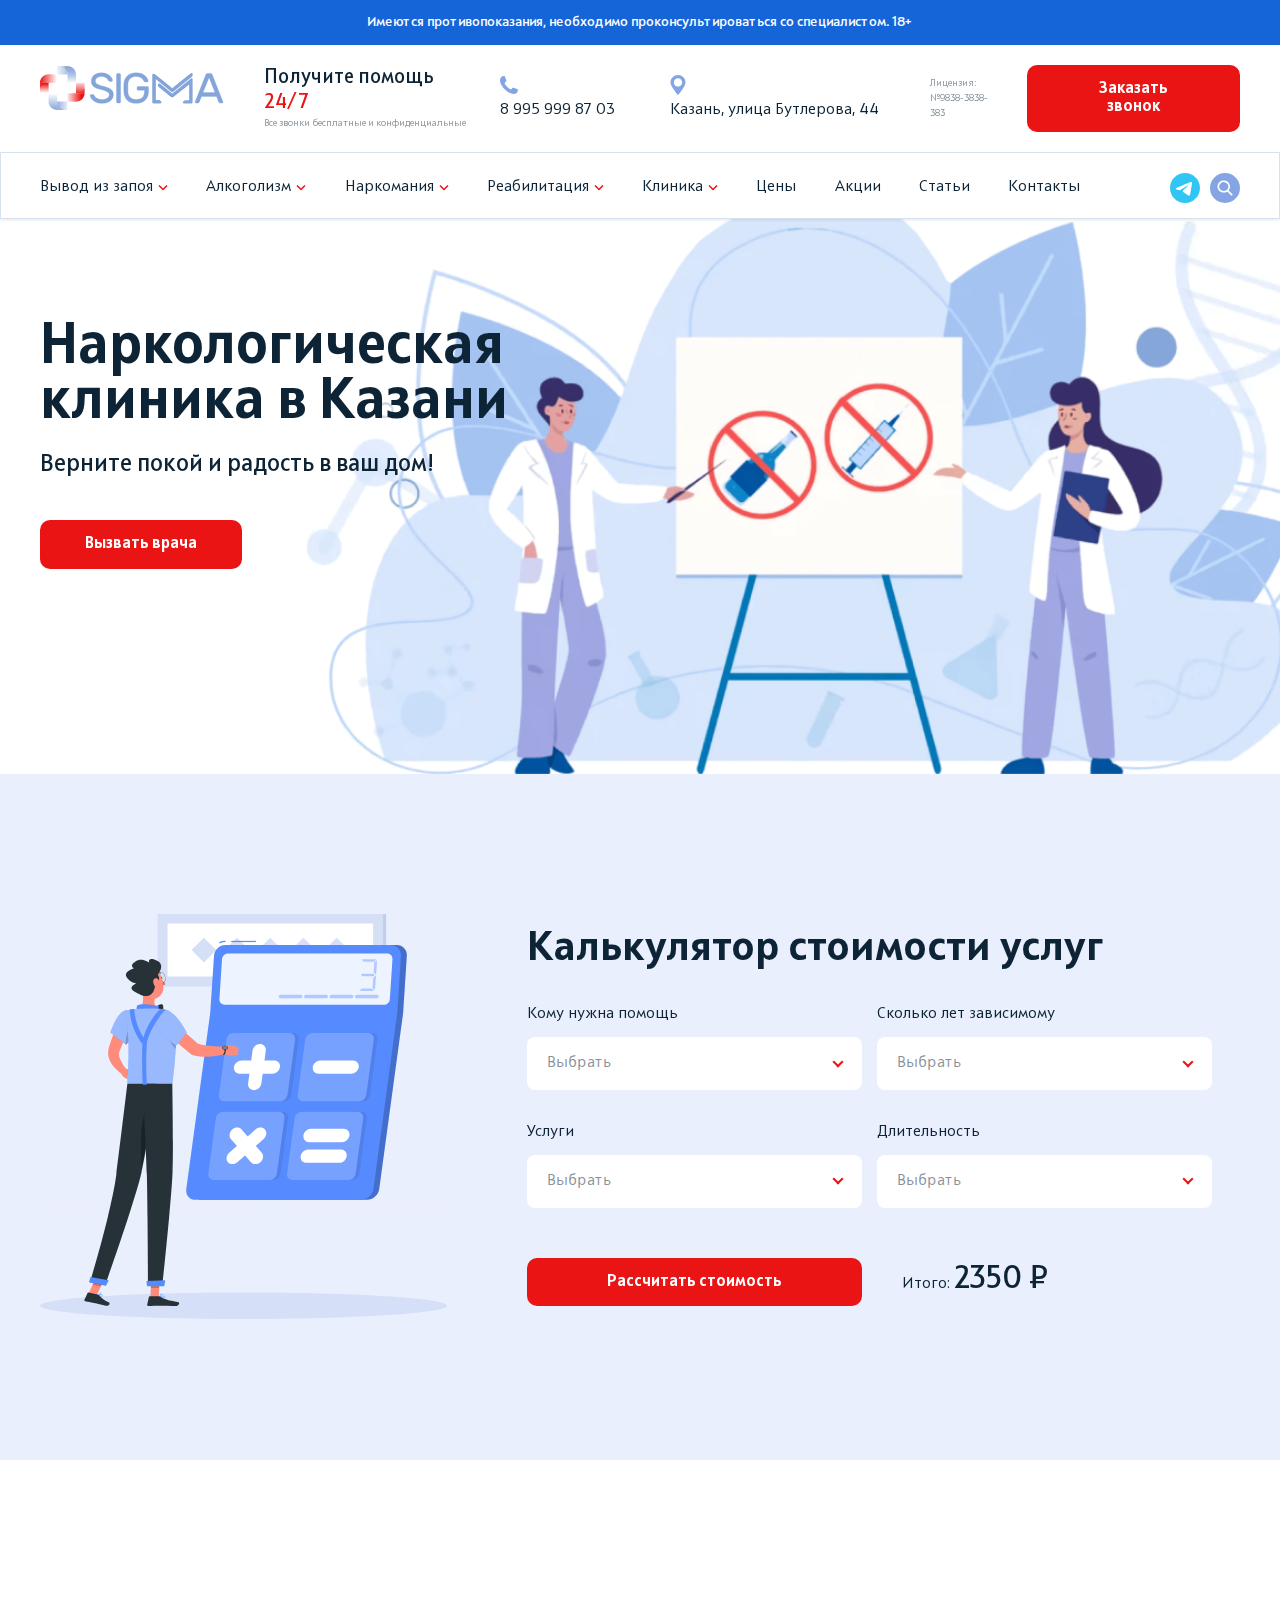
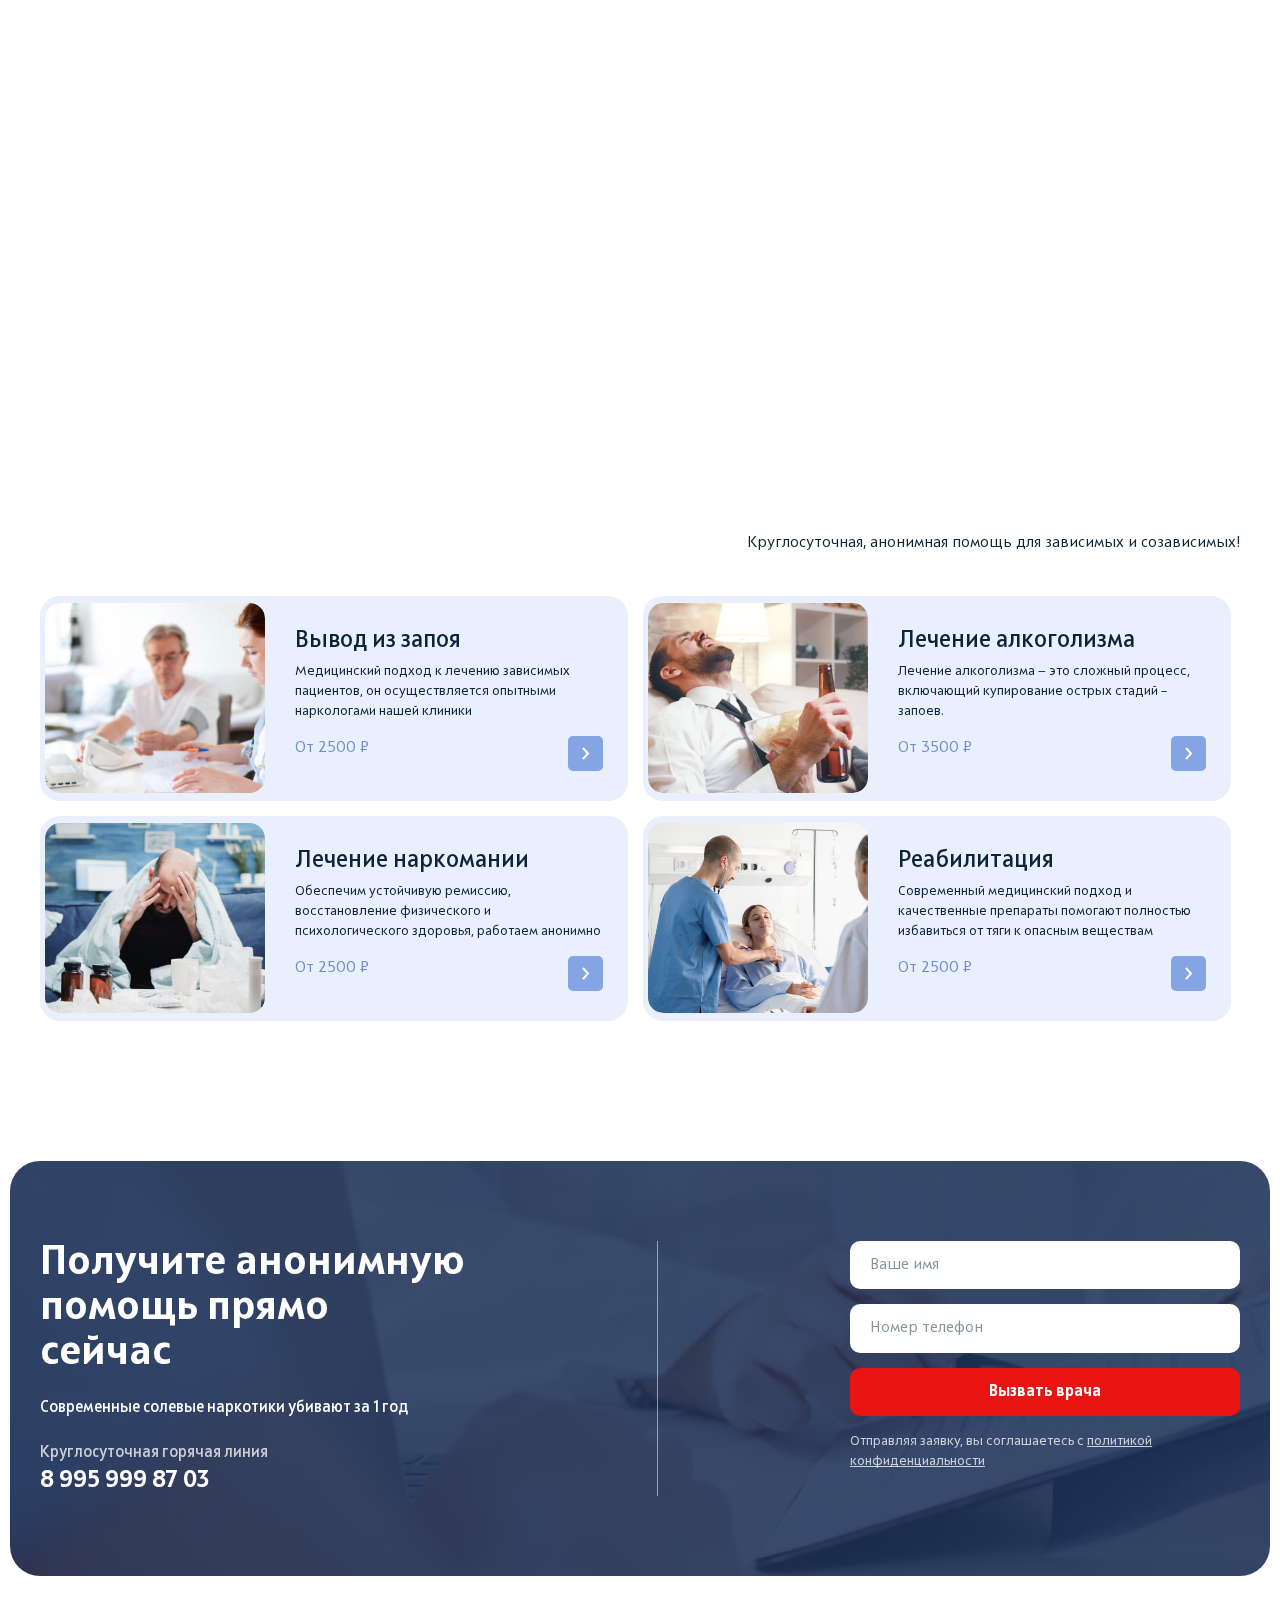
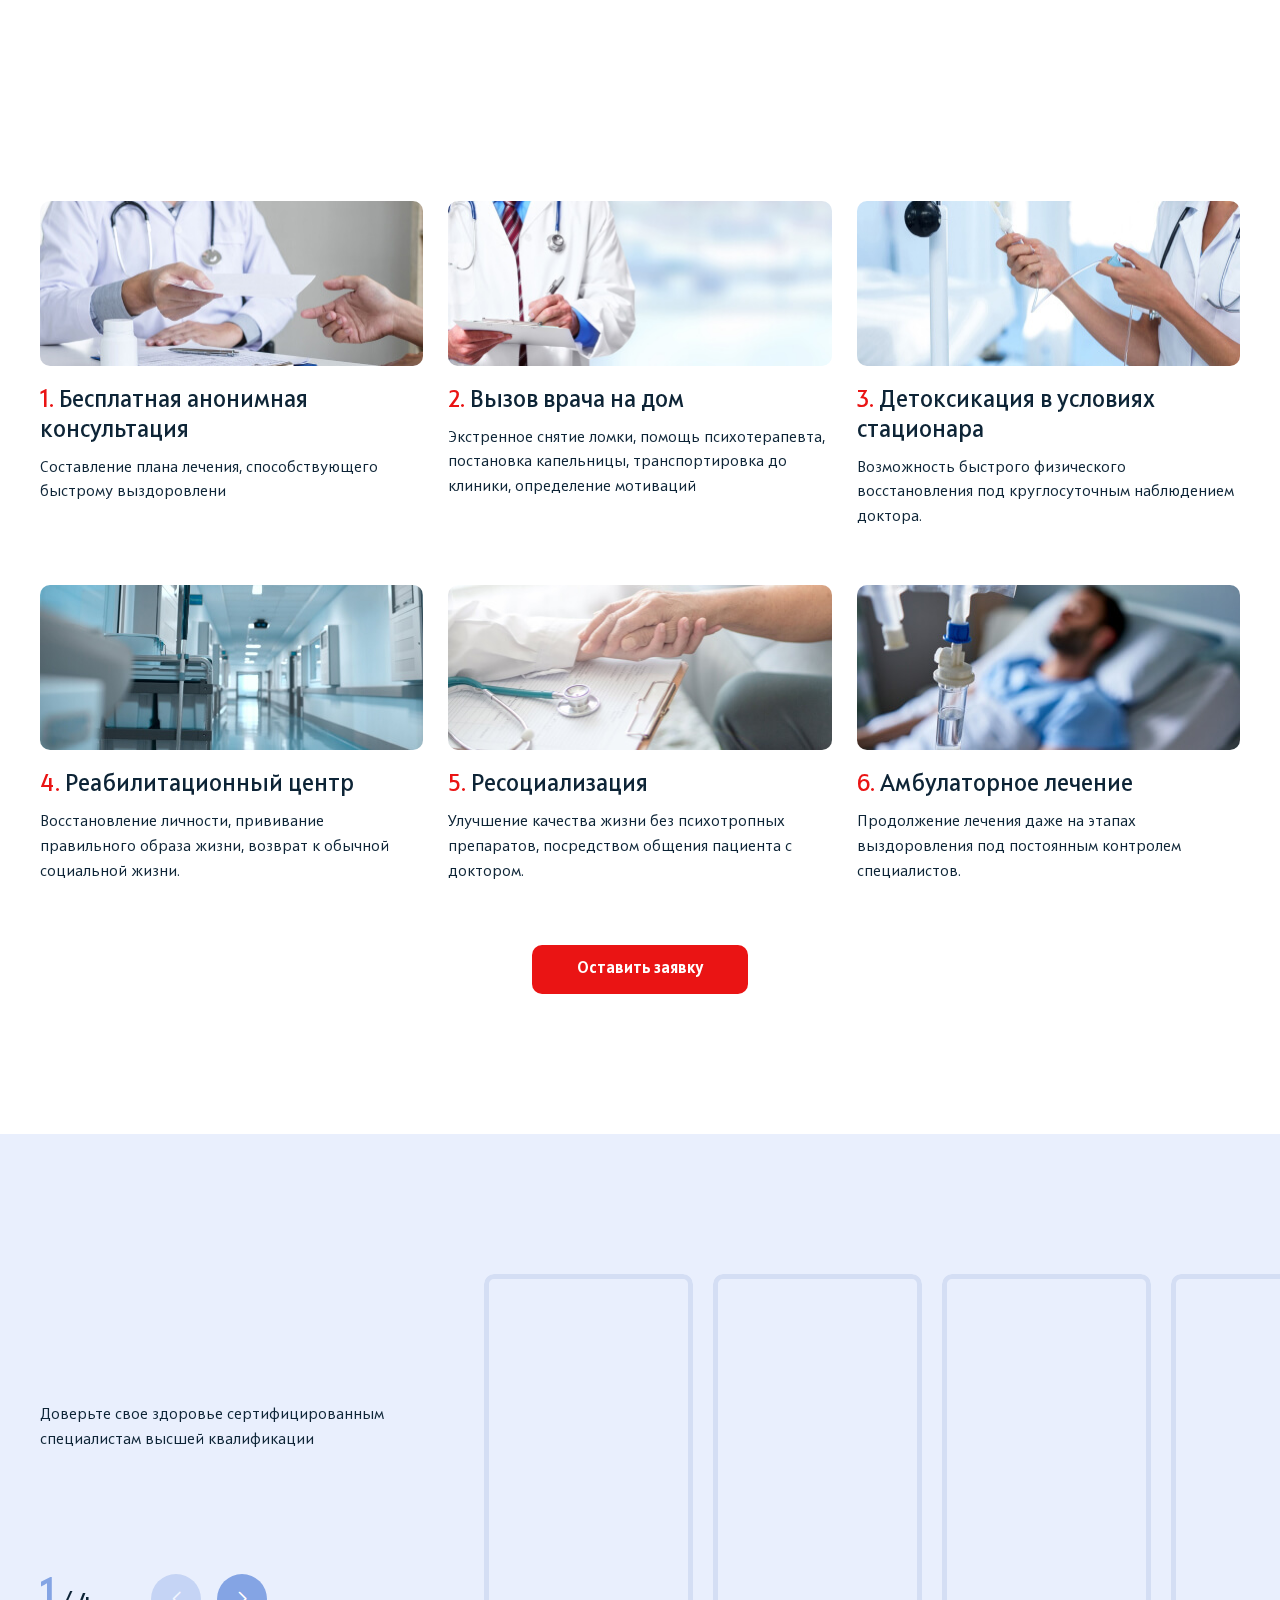
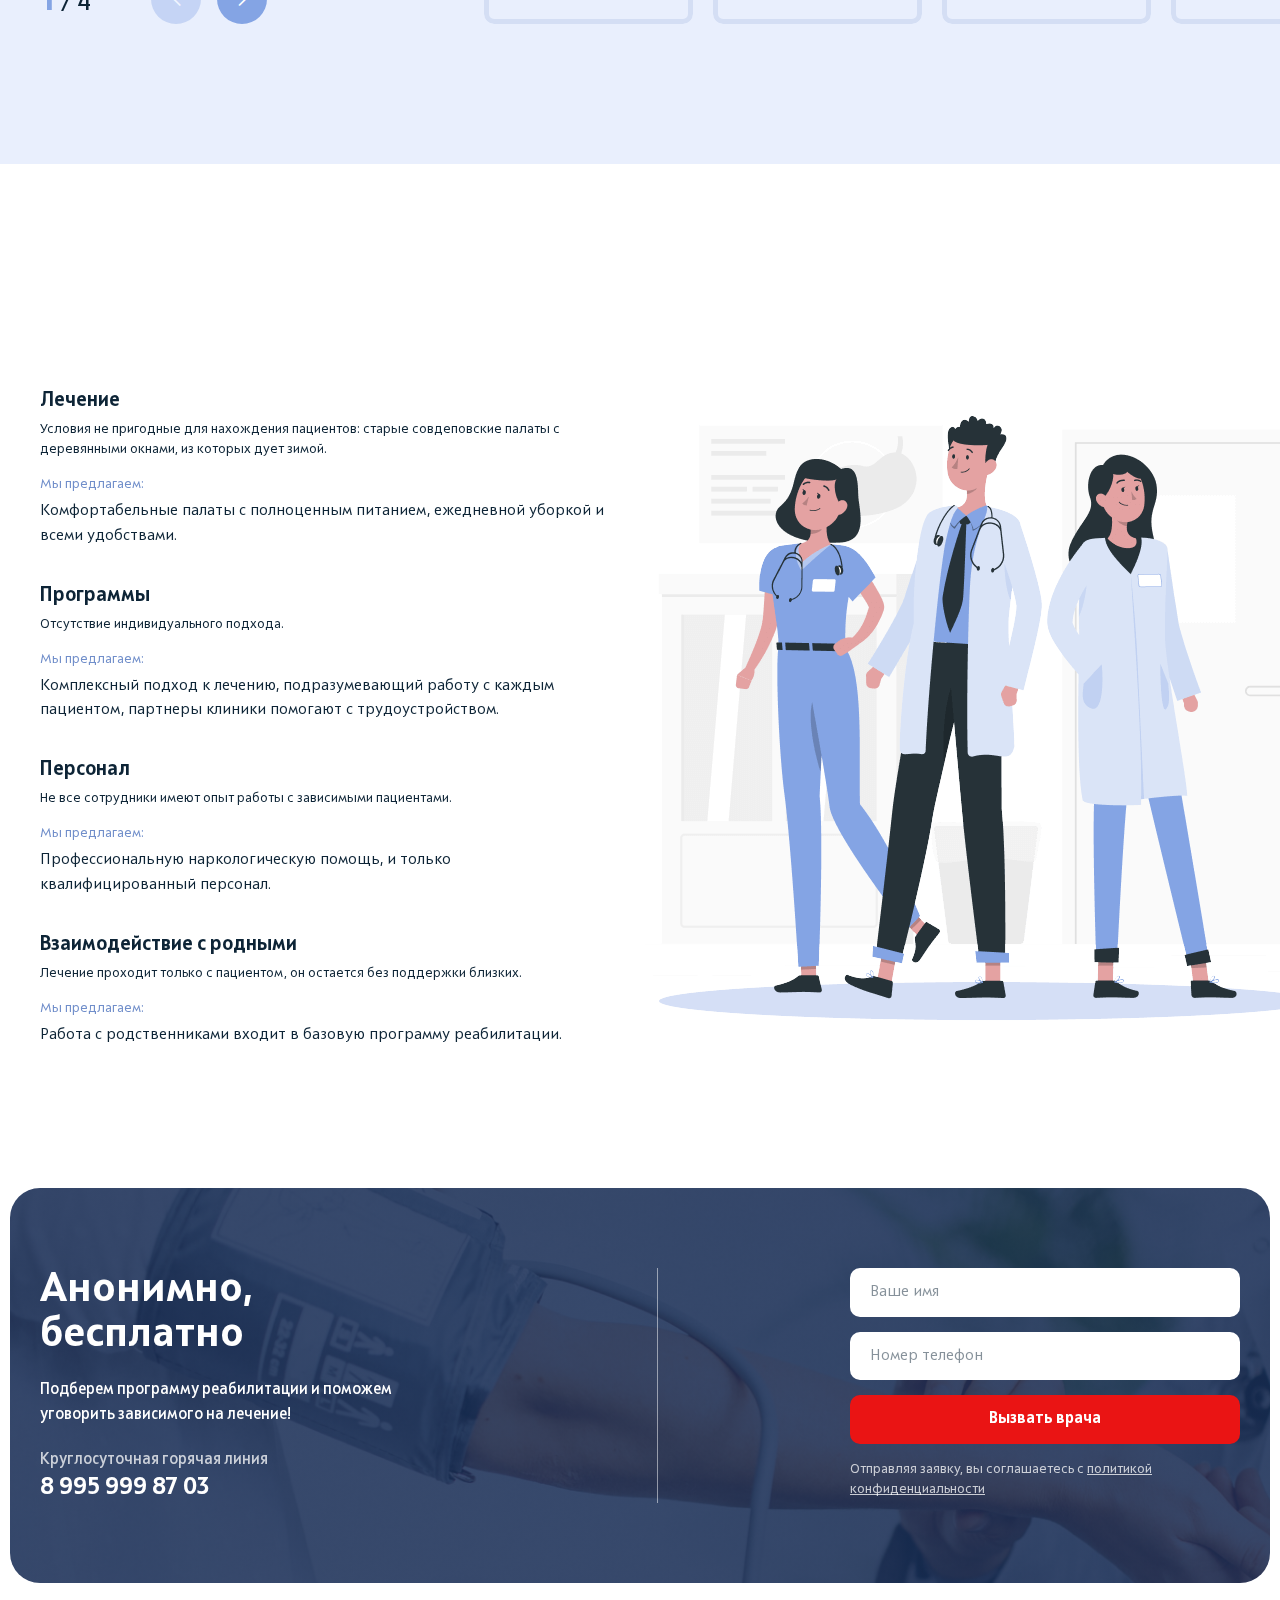
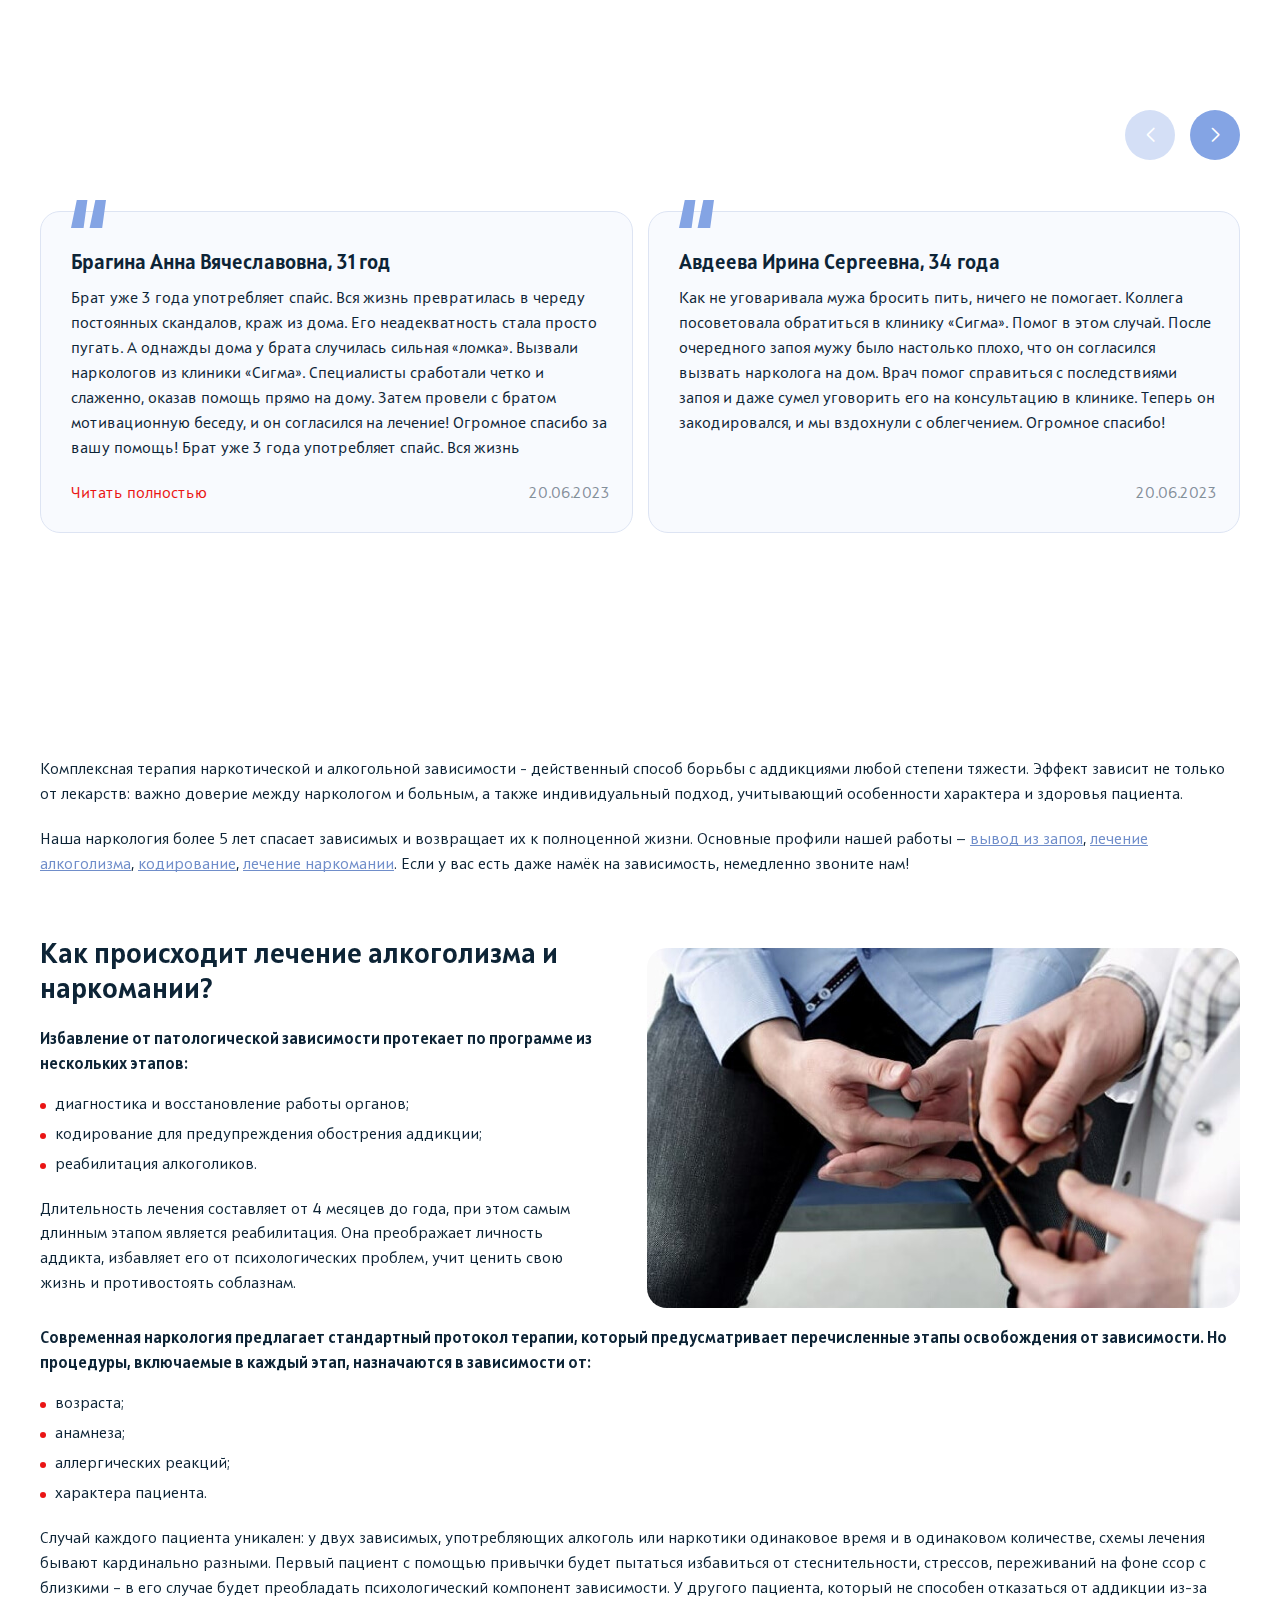
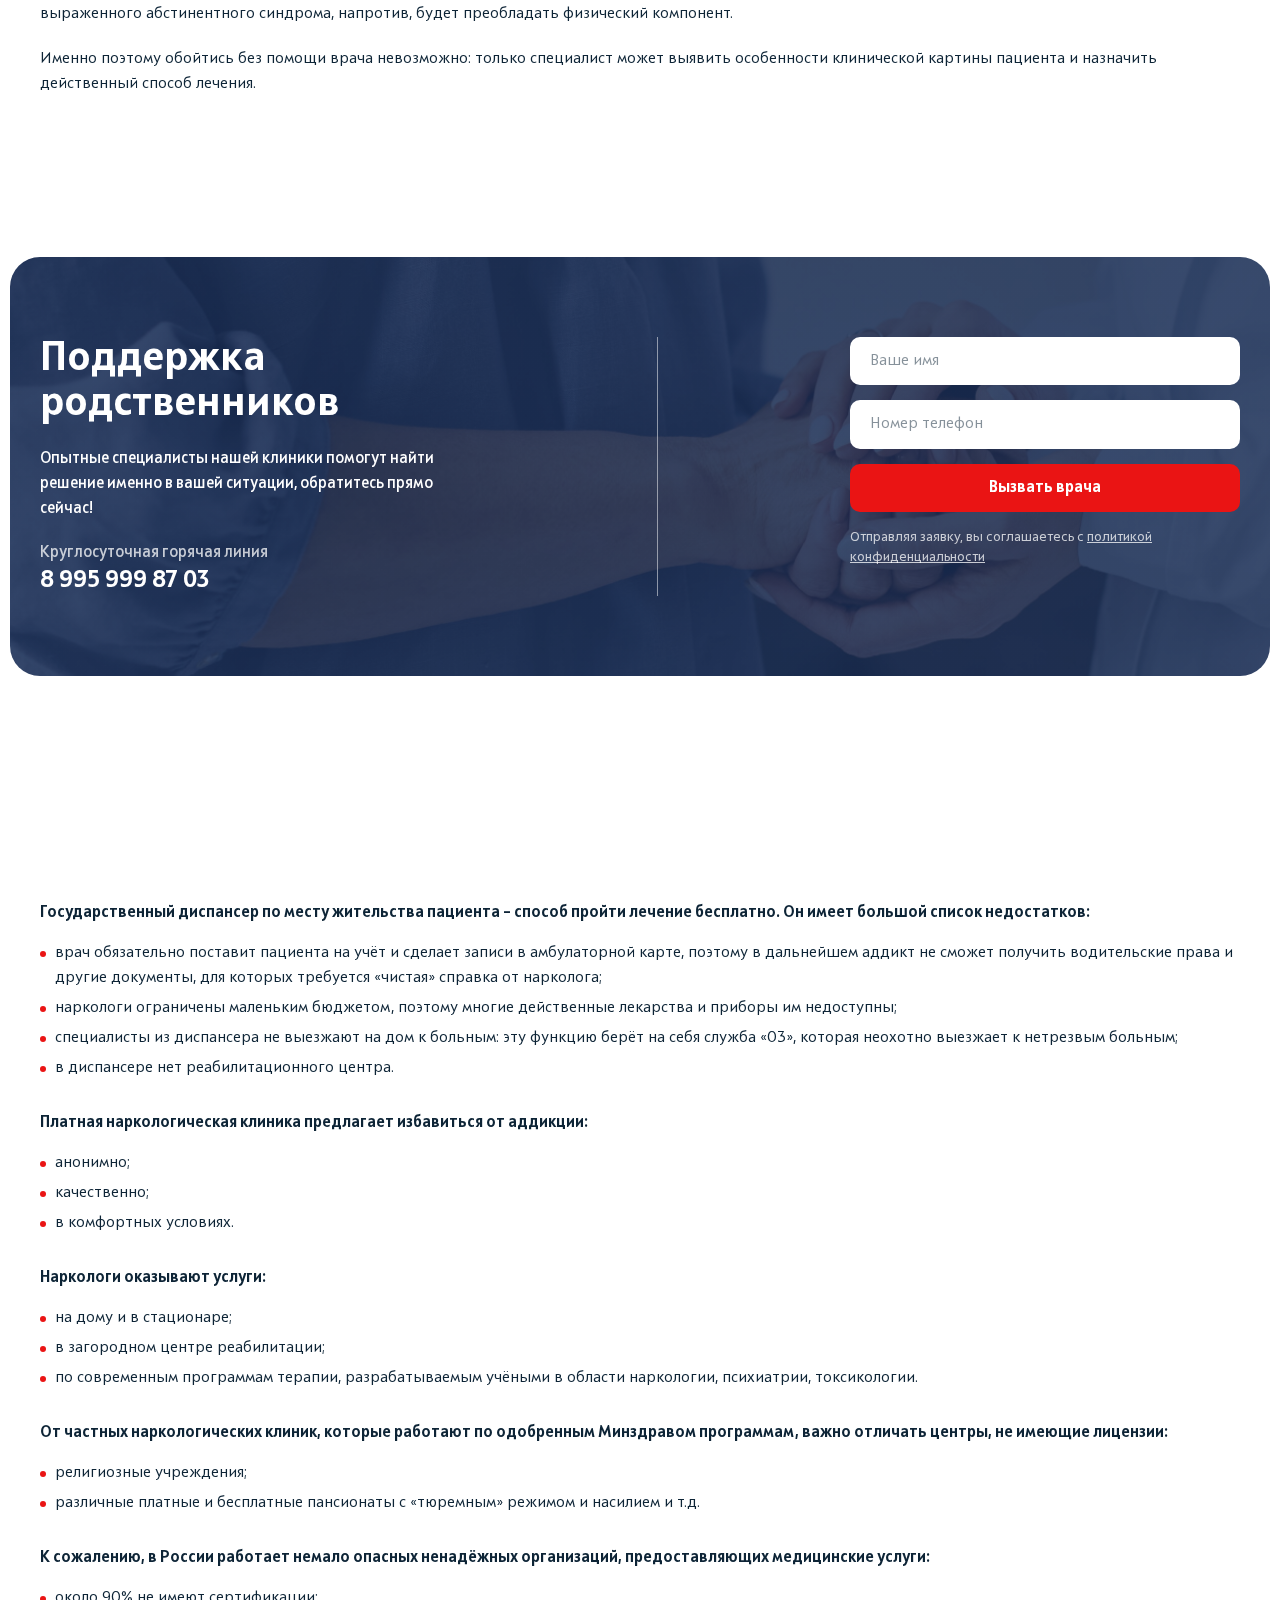
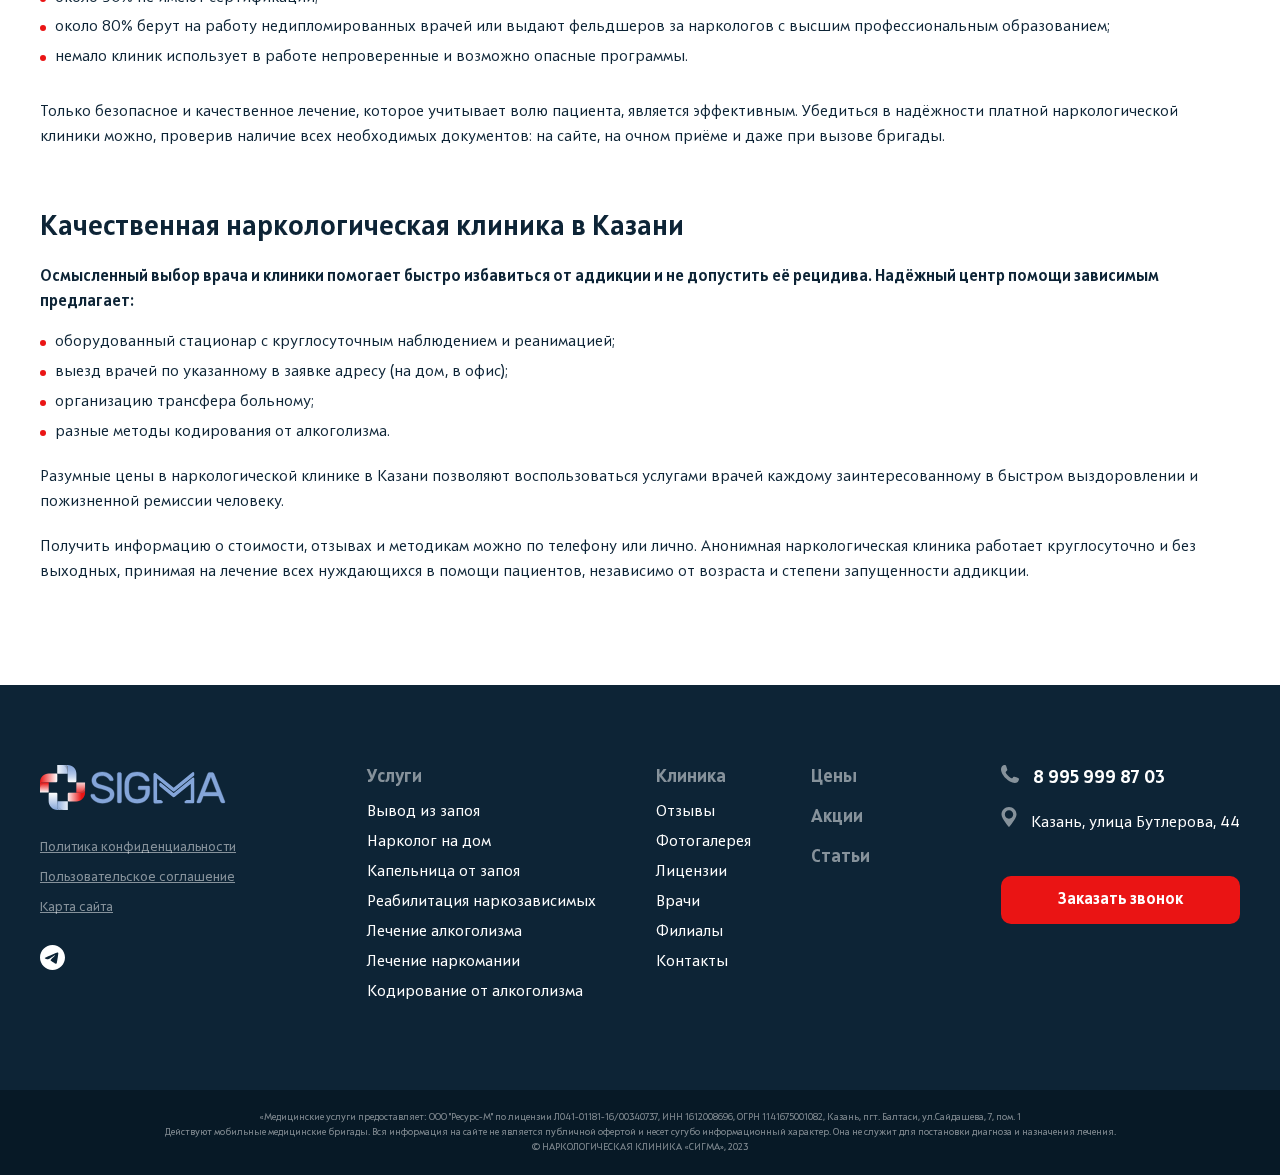
<file: index.html>
<!DOCTYPE html>
<html lang="ru">
<head>
    <meta http-equiv="Content-Type" content="text/html; charset=utf-8" />
    <link rel="stylesheet" href="assets/css/build/swiper.min.css">
    <link rel="stylesheet" href="assets/css/build/fancybox.min.css">
    <link rel="stylesheet" href="assets/css/style.css">
    
    <title>Name</title>
    <meta name='keywords' content='' />
    <meta name='description' content='' />
    <meta name="viewport" content="width=device-width, initial-scale=1, maximum-scale=1, user-scalable=0" />
    <meta http-equiv="X-UA-Compatible" content="IE=edge">

    <script src="assets/js/build/swiper-bundle.min.js" defer></script> 
    <script src="assets/js/build/fancybox.min.js" defer></script>
    <script src="assets/js/main.js" defer></script>
</head>

<body>
    <header class="header" id="header">
        <div class="plashka header__plashka">
            <div class="container header__plashka-height">
                <p class="plashka__text">Имеются противопоказания, необходимо проконсультироваться со специалистом. 18+</p>
            </div>
        </div>

        <div class="header__inner">
            <div class="header__midle">
                <div class="container">
                    <div class="header__midle_row">
                        <div class="header__midle_right">
                            <a href="index.html" class="header__logo logo">
                                <picture class="logo__picture">
                                    <source srcset="assets/img/logo.svg" type="image/svg+xml">
                                    <img src="assets/img/logo.png" alt="Logo">
                                </picture>
                            </a>        

                            <div class="header__mobile-wrapper">
                                <div class="header__midle_info">
                                    <a href="tel:88000000000" class="header__btn-phone--mobile">
                                        <svg width="17" height="17" viewBox="0 0 17 17" fill="none" xmlns="http://www.w3.org/2000/svg">
                                            <path d="M16.1501 12.7584V12.7026C16.1377 12.3119 15.8773 11.9647 15.5053 11.8468L12.3057 10.7926C11.9213 10.6685 11.4997 10.7988 11.2516 11.1275C11.078 11.3631 10.8796 11.6298 10.7246 11.8406C10.489 12.1631 10.0673 12.2933 9.68908 12.1631C9.14342 11.9771 8.69697 11.6856 7.9901 11.0965C7.23983 10.4639 6.54536 9.76314 5.90669 9.01276C5.31763 8.30579 5.0262 7.85309 4.84018 7.31356C4.70997 6.93527 4.84638 6.51978 5.16261 6.27792C5.37344 6.12288 5.64006 5.92444 5.87569 5.75079C6.20432 5.50894 6.33453 5.08724 6.21052 4.69655L5.15641 1.4966C5.0324 1.12451 4.69137 0.864047 4.30073 0.851644H4.24492C3.40784 0.814436 2.27932 1.29195 1.73367 1.91829C-0.67838 4.70275 2.35373 9.6143 4.87119 12.1321C7.38864 14.6499 12.2995 17.6762 15.0836 15.27C15.7037 14.7181 16.1811 13.5894 16.1501 12.7584Z" fill="white" />
                                        </svg>
                                    </a>
                                    <div class="burger__menu">
                                        <span> </span>
                                        <span> </span>
                                        <span> </span>
                                    </div>                                    
                                </div>
                            </div>


                            <div class="header__under-logo">
                                <p class="header__under-logo_top">Получите помощь <span>24/7</span></p>
                                <p class="header__under-logo_bottom">Все звонки бесплатные и конфиденциальные</p>
                            </div>                                 
                        </div>


                        <div class="header__midle_left">
                            <div class="header__midle_phone">
                                <img src="assets/img/icons/phone.svg" class="header__midle_img">
                                <p class="header__midle_text"><a href="tel:88000000000">8 995 999 87 03</a></p>
                            </div>                            
                            <div class="header__midle_adres">
                                <img src="assets/img/icons/location.svg" class="header__midle_img">
                                <p class="header__midle_text"><a href="#">Казань</a>, улица Бутлерова, 44</p>
                            </div>
                            <div class="header__midle_license">
                                <p>Лицензия:</p>
                                <p>№9838-3838-383</p>
                            </div>
                            <button class="standart-btn header__midle_btn popup-btn" data-path="popup-call">Заказать звонок</button>
                        </div>
                    </div>                        
                </div>
            </div>

            <div class="header__bottom">
                <div class="container">
                    <div class="header__bottom_row">
                        <nav class="header__bottom_nav">
                            <ul class="header__bottom_list">
                                <li class="header__nav_item hide-item">
                                    <button class="header__nav_link header__link hide-item__link">Вывод из запоя</button>
                                    <div class="hide-item__content header__content">
                                        <ul class="header__submenu">
                                            <li class="header__sublink"><a href="#">Вывод из запоя</a></li>
                                            <li class="header__sublink"><a href="#">Вывод из запоя на дому</a></li>
                                            <li class="header__sublink"><a href="#">Детоксикация организма</a></li>
                                            <li class="header__sublink"><a href="#">Капельница от запоя</a></li>
                                            <li class="header__sublink"><a href="#">Капельница от похмелья</a></li>
                                        </ul>
                                    </div>
                                </li>

                                <li class="header__nav_item hide-item">
                                    <button class="header__nav_link header__link hide-item__link">Алкоголизм</button>
                                    <div class="hide-item__content header__content">
                                        <ul class="header__submenu">
                                            <li class="header__sublink"><a href="#">Лечение алкоголизма</a></li>
                                            <li class="header__sublink"><a href="#">Лечение пивного алкоголизма</a></li>
                                            <li class="header__sublink"><a href="#">Лечение женского алкоголизма</a></li>
                                            <li class="header__sublink"><a href="#">Лечение алкоголизма в стационаре</a></li>
                                            <li class="header__sublink"><a href="#">Принудительное лечение</a></li>
                                            <li class="header__sublink"><a href="#">Кодирование алкоголизма</a></li>
                                        </ul>
                                    </div>
                                </li>

                                <li class="header__nav_item hide-item">
                                    <button class="header__nav_link header__link hide-item__link">Наркомания</button>
                                    <div class="hide-item__content header__content">
                                        <ul class="header__submenu">
                                            <li class="header__sublink"><a href="#">Вывод из запоя</a></li>
                                            <li class="header__sublink"><a href="#">Вывод из запоя на дому</a></li>
                                            <li class="header__sublink"><a href="#">Детоксикация организма</a></li>
                                            <li class="header__sublink"><a href="#">Капельница от запоя</a></li>
                                            <li class="header__sublink"><a href="#">Капельница от похмелья</a></li>
                                        </ul>
                                    </div>
                                </li>

                                <li class="header__nav_item hide-item">
                                    <button class="header__nav_link header__link hide-item__link">Реабилитация</button>
                                    <div class="hide-item__content header__content">
                                        <ul class="header__submenu">
                                            <li class="header__sublink"><a href="#">Лечение алкоголизма</a></li>
                                            <li class="header__sublink"><a href="#">Лечение пивного алкоголизма</a></li>
                                            <li class="header__sublink"><a href="#">Лечение женского алкоголизма</a></li>
                                            <li class="header__sublink"><a href="#">Лечение алкоголизма в стационаре</a></li>
                                            <li class="header__sublink"><a href="#">Принудительное лечение</a></li>
                                            <li class="header__sublink"><a href="#">Кодирование алкоголизма</a></li>
                                        </ul>
                                    </div>
                                </li>

                                <li class="header__nav_item hide-item">
                                    <button class="header__nav_link header__link hide-item__link">Клиника</button>
                                    <div class="hide-item__content header__content">
                                        <ul class="header__submenu">
                                            <li class="header__sublink"><a href="services.html">Услуги</a></li>
                                            <li class="header__sublink"><a href="#">Отзывы</a></li>
                                            <li class="header__sublink"><a href="#">Фотогалерея</a></li>
                                            <li class="header__sublink"><a href="#">Лицензии</a></li>
                                            <li class="header__sublink"><a href="#">Врачи</a></li>
                                            <li class="header__sublink"><a href="#">Филиалы</a></li>
                                            <li class="header__sublink"><a href="#">Контакты</a></li>
                                        </ul>
                                    </div>
                                </li>
                                <li class="header__nav_item">
                                        <a href="#" class="header__nav_link header__link ">Цены</a>
                                </li>
                                <li class="header__nav_item">
                                        <a href="#" class="header__nav_link header__link ">Акции</a>
                                </li>
                                <li class="header__nav_item">
                                        <a href="#" class="header__nav_link header__link ">Статьи</a>
                                </li>
                                <li class="header__nav_item">
                                    <a href="#" class="header__nav_link header__link ">Контакты</a>
                                </li>
                            </ul>
                        </nav>

                        <div class="header__bottom_right">
                            <a class="header__bottom_tg">
                                <img src="assets/img/icons/telegram.svg" alt="tg">
                            </a>
                            <button class="standart-btn blue-btn header__bottom_search">
                                <svg width="16" height="16" viewBox="0 0 16 16" fill="none" xmlns="http://www.w3.org/2000/svg">
                                    <path d="M5.87408 0.545327C2.63715 0.999447 0.285221 3.81792 0.515564 6.96746C0.676198 9.17067 2.00976 11.0721 4.0677 12.0243C5.39823 12.6425 6.90456 12.789 8.34117 12.4374C8.93522 12.2909 9.67777 11.9804 10.1445 11.6786L10.3506 11.5467L10.5537 11.743C10.6658 11.8514 11.5266 12.7099 12.4631 13.6503C13.5694 14.7607 14.2119 15.3848 14.2907 15.4229C14.3725 15.4639 14.4877 15.4873 14.6483 15.4932C14.8544 15.5049 14.9029 15.4961 15.0484 15.4287C15.3394 15.2881 15.5 15.0361 15.5 14.7021C15.5 14.3623 15.5121 14.3769 13.5027 12.3612C12.5025 11.3563 11.666 10.5155 11.6478 10.4862C11.6145 10.4451 11.6236 10.4188 11.7054 10.325C11.8903 10.0994 12.2237 9.58963 12.3813 9.28786C12.6783 8.71362 12.8905 8.07199 12.9905 7.43037C13.0632 6.97625 13.0632 6.13539 12.9905 5.66956C12.8177 4.57088 12.3358 3.51908 11.6236 2.69873C10.587 1.50337 9.21405 0.759203 7.63196 0.542397C7.23795 0.486732 6.27415 0.489661 5.87408 0.545327ZM7.42586 2.14207C8.72609 2.312 9.97479 3.10012 10.6931 4.20465C11.2083 5.00156 11.4599 6.00355 11.369 6.91765C11.2356 8.30345 10.5022 9.50467 9.32316 10.2635C7.78653 11.2567 5.79224 11.2596 4.24955 10.2752C2.50076 9.15895 1.74608 7.08172 2.39468 5.18321C2.63412 4.48298 2.97963 3.9439 3.53124 3.41361C4.57991 2.39696 5.94985 1.95163 7.42586 2.14207Z" />
                                    </svg>
                                    
                            </button>
                        </div>                    
                    </div>
                </div>

                <div class="header-mobile__wrapper">
                    <div class="header-mobile__content">
                        <div class="header-mobile__contacts">
                            <div class="header__midle_phone">
                                <img src="assets/img/icons/phone.svg" class="header__midle_img">
                                <a href="tel:89959998703"  class="header-mobile__phone">8 995 999 87 03</a>
                            </div>                            
                            <div class="header__midle_adres">
                                <img src="assets/img/icons/location.svg" class="header__midle_img">
                                <p class="header-mobile__location">Казань, улица Бутлерова, 44</p>
                            </div>
                        </div>   

                        <div class="header-mobile__bottom">
                            <button class="standart-btn header-mobile__btn popup-btn" data-path="popup-call">Заказать звонок</button>
                            <a href="#" class="header-mobile__tg">
                                <svg width="24" height="24" viewBox="0 0 24 24" fill="none" xmlns="http://www.w3.org/2000/svg">
                                    <path d="M12 0C5.376 0 0 5.376 0 12C0 18.624 5.376 24 12 24C18.624 24 24 18.624 24 12C24 5.376 18.624 0 12 0ZM17.568 8.16C17.388 10.056 16.608 14.664 16.212 16.788C16.044 17.688 15.708 17.988 15.396 18.024C14.7 18.084 14.172 17.568 13.5 17.124C12.444 16.428 11.844 15.996 10.824 15.324C9.636 14.544 10.404 14.112 11.088 13.416C11.268 13.236 14.34 10.44 14.4 10.188C14.4083 10.1498 14.4072 10.1102 14.3968 10.0726C14.3863 10.0349 14.3668 10.0004 14.34 9.972C14.268 9.912 14.172 9.936 14.088 9.948C13.98 9.972 12.3 11.088 9.024 13.296C8.544 13.62 8.112 13.788 7.728 13.776C7.296 13.764 6.48 13.536 5.868 13.332C5.112 13.092 4.524 12.96 4.572 12.54C4.596 12.324 4.896 12.108 5.46 11.88C8.964 10.356 11.292 9.348 12.456 8.868C15.792 7.476 16.476 7.236 16.932 7.236C17.028 7.236 17.256 7.26 17.4 7.38C17.52 7.476 17.556 7.608 17.568 7.704C17.556 7.776 17.58 7.992 17.568 8.16Z" fill="white" />
                                </svg>
                            </a>
                        </div>
                    </div>
                </div>
            </div>
        </div>
    </header>


    <main>
        <section class="intro">
            <div class="container">
                <div class="intro__content">
                    <h1 class="title-h1 intro__title  animation-item text-animation">Наркологическая клиника в Казани</h1>
                    <p class="intro__subtitle">Верните покой и радость в ваш дом!</p>
                    <button class="standart-btn intro__btn popup-btn" data-path="popup-call">Вызвать врача</button>
                </div>
                <img src="assets/img/sections/intro/intro.png" class="intro__bg">
            </div>
        </section>

        <section class="calculator section">
            <div class="container">
                <div class="calculator__grid">
                    <div class="calculator__image">
                        <img src="assets/img/sections/calculator/calcularor-img.svg" alt="calcularor">
                    </div>

                    <form action="" class="calculator__form">
                        <h2 class="calculator__title title">Калькулятор стоимости услуг</h2>
                        <div class="calculator__form_inputs">
                            <div class="calculator__form_inp">
                                <label for="name" class="calculator__form_label form-label">Кому нужна помощь</label>
                                <div id="name" class="__select" data-state="">
                                    <div class="__select__title calculator__form_input form-input" data-default="Option 0">Выбрать</div>
                                    <div class="__select__content">
                                        <input id="singleSelect1" class="__select__input" type="radio" name="singleSelect" />
                                        <label for="singleSelect1" class="__select__label">Мне</label>
                                        <input id="singleSelect2" class="__select__input" type="radio" name="singleSelect" />
                                        <label for="singleSelect2" class="__select__label">Родственнику</label>
                                    </div>
                                </div>                                
                            </div>

                            <div class="calculator__form_inp">
                                <label for="name" class="calculator__form_label form-label">Сколько лет зависимому</label>
                                <div id="name" class="__select" data-state="">
                                    <div class="__select__title calculator__form_input form-input" data-default="Option 0">Выбрать</div>
                                    <div class="__select__content">
                                        <input id="singleSelect1" class="__select__input" type="radio" name="singleSelect" />
                                        <label for="singleSelect1" class="__select__label">меньше 25</label>
                                        <input id="singleSelect2" class="__select__input" type="radio" name="singleSelect" />
                                        <label for="singleSelect2" class="__select__label">25-50</label>
                                        <input id="singleSelect3" class="__select__input" type="radio" name="singleSelect" />
                                        <label for="singleSelect3" class="__select__label">50+</label>
                                    </div>
                                </div>                                
                            </div>

                            <div class="calculator__form_inp">
                                <label for="servise" class="calculator__form_label form-label">Услуги</label>
                                <div id="servise" class="__select" data-state="">
                                    <div class="__select__title calculator__form_input form-input" data-default="Option 0">Выбрать</div>
                                    <div class="__select__content">
                                        <input id="singleSelect0" class="__select__input" type="radio" name="singleSelect" />
                                        <label for="singleSelect0" class="__select__label">Лечение алкоголизма</label>
                                        <input id="singleSelect1" class="__select__input" type="radio" name="singleSelect" />
                                        <label for="singleSelect1" class="__select__label">Лечение алкоголизма</label>
                                        <input id="singleSelect2" class="__select__input" type="radio" name="singleSelect" />
                                        <label for="singleSelect2" class="__select__label">Лечение алкоголизма</label>
                                        <input id="singleSelect3" class="__select__input" type="radio" name="singleSelect" />
                                        <label for="singleSelect3" class="__select__label">Лечение алкоголизма</label>
                                        <input id="singleSelect4" class="__select__input" type="radio" name="singleSelect" />
                                        <label for="singleSelect4" class="__select__label">Лечение алкоголизма</label>
                                        <input id="singleSelect5" class="__select__input" type="radio" name="singleSelect" />
                                        <label for="singleSelect5" class="__select__label">Лечение алкоголизма</label>
                                        <input id="singleSelect6" class="__select__input" type="radio" name="singleSelect" />
                                        <label for="singleSelect6" class="__select__label">Лечение алкоголизма</label>
                                        <input id="singleSelect7" class="__select__input" type="radio" name="singleSelect" />
                                        <label for="singleSelect7" class="__select__label">Лечение алкоголизма</label>
                                        <input id="singleSelect8" class="__select__input" type="radio" name="singleSelect" />
                                        <label for="singleSelect8" class="__select__label">Лечение алкоголизма</label>
                                        <input id="singleSelect9" class="__select__input" type="radio" name="singleSelect" />
                                        <label for="singleSelect9" class="__select__label">Лечение алкоголизма</label>
                                        <input id="singleSelect10" class="__select__input" type="radio" name="singleSelect" />
                                        <label for="singleSelect10" class="__select__label">Лечение алкоголизма</label>
                                        
                                    </div>
                                </div>                                
                            </div>

                            <div class="calculator__form_inp">
                                <label for="name" class="calculator__form_label form-label">Длительность</label>
                                <div id="name" class="__select" data-state="">
                                    <div class="__select__title calculator__form_input form-input" data-default="Option 0">Выбрать</div>
                                    <div class="__select__content">
                                        <input id="singleSelect1" class="__select__input" type="radio" name="singleSelect" />
                                        <label for="singleSelect1" class="__select__label">до 5 дней</label>
                                        <input id="singleSelect2" class="__select__input" type="radio" name="singleSelect" />
                                        <label for="singleSelect2" class="__select__label">от 5 до 14 дней</label>
                                        <input id="singleSelect3" class="__select__input" type="radio" name="singleSelect" />
                                        <label for="singleSelect3" class="__select__label">от 14 дней до месяца</label>
                                        <input id="singleSelect4" class="__select__input" type="radio" name="singleSelect" />
                                        <label for="singleSelect4" class="__select__label">больше месяца</label>
                                    </div>
                                </div>                                
                            </div>
                        </div>

                        <div class="calculator__form_btns">
                            <button class="standart-btn akcent-btn popup-btn calculator__form_btn" data-path="popup-ok">Рассчитать стоимость</button>
                            <p class="calculator__form_total">Итого: <span>2350 ₽</span></p>
                        </div>
                    </form>                     
                </div>
            </div>
        </section>

        <section class="stages section">
            <div class="container">
                <h2 class="stages__title title animation-item text-animation">Этапы нашей работы</h2>

                <div class="stages__items">
                    <ol class="stages__list">
                        <li class="stages__item animation-item transform-item">
                            <img src="assets/img/sections/stages/stages-1.png" alt="Входящая заявка">
                            <p>Входящая заявка</p>
                        </li>

                        <li class="stages__item animation-item transform-item">
                            <img src="assets/img/sections/stages/stages-2.png" alt="Сбор анамнеза">
                            <p>Сбор анамнеза</p>
                        </li>

                        <li class="stages__item animation-item transform-item">
                            <img src="assets/img/sections/stages/stages-3.png" alt="Выезд врачей">
                            <p>Выезд врачей</p>
                        </li>

                        <li class="stages__item animation-item transform-item">
                            <img src="assets/img/sections/stages/stages-4.png" alt="Оплата услуг">
                            <p>Оплата услуг</p>
                        </li>

                        <li class="stages__item animation-item transform-item">
                            <img src="assets/img/sections/stages/stages-5.png" alt="Оказание помощи">
                            <p>Оказание помощи</p>
                        </li>

                        <li class="stages__item animation-item transform-item">
                            <img src="assets/img/sections/stages/stages-6.png" alt="Проверка качества">
                            <p>Проверка качества</p>
                        </li>
                    </ol>
                </div>
            </div>
        </section>

        <section class="services section">
            <div class="container">
                <div class="services__top">
                    <h2 class="services__title title  animation-item text-animation">Услуги клиники</h2>                    
                    <p class="services__subtitle">Круглосуточная, анонимная помощь для зависимых и созависимых!</p>                    
                </div>

                <div class="services__cards">

                    <div class="services__card">
                        <div class="services__image">
                            <img src="assets/img/sections/services/service-1.jpg" alt="Photo service">
                        </div>
                        <div class="services__content">
                            <div class="services__card_info">
                                <p class="services__card_title">Вывод из запоя</p>
                                <p class="services__card_text">Медицинский подход к лечению зависимых пациентов, он осуществляется опытными наркологами нашей клиники</p>                                
                            </div>
                            <div class="services__card_bottom">
                                <p class="services__card_price">От 2500 ₽</p>
                                <button class="standart-btn blue-btn services__card_btn">
                                    <svg width="8" height="13" viewBox="0 0 8 13" fill="none" xmlns="http://www.w3.org/2000/svg">
                                        <path d="M1 1L6 6.5L1 12" stroke="white" stroke-width="2" />
                                    </svg>
                                </button>
                            </div>
                        </div>
                    </div>

                    <div class="services__card">
                        <div class="services__image">
                            <img src="assets/img/sections/services/service-2.jpg" alt="Photo service">
                        </div>
                        <div class="services__content">
                            <div class="services__card_info">
                                <p class="services__card_title">Лечение алкоголизма </p>
                                <p class="services__card_text">Лечение алкоголизма — это сложный процесс, включающий купирование острых стадий – запоев.</p>                                
                            </div>
                            <div class="services__card_bottom">
                                <p class="services__card_price">От 3500 ₽</p>
                                <button class="standart-btn blue-btn services__card_btn">
                                    <svg width="8" height="13" viewBox="0 0 8 13" fill="none" xmlns="http://www.w3.org/2000/svg">
                                        <path d="M1 1L6 6.5L1 12" stroke="white" stroke-width="2" />
                                    </svg>
                                </button>
                            </div>
                        </div>
                    </div>

                    <div class="services__card">
                        <div class="services__image">
                            <img src="assets/img/sections/services/service-3.jpg" alt="Photo service">
                        </div>
                        <div class="services__content">
                            <div class="services__card_info">
                                <p class="services__card_title">Лечение наркомании</p>
                                <p class="services__card_text">Обеспечим устойчивую ремиссию, восстановление физического и психологического здоровья, работаем анонимно</p>
                            </div>
                            <div class="services__card_bottom">
                                <p class="services__card_price">От 2500 ₽</p>
                                <button class="standart-btn blue-btn services__card_btn">
                                    <svg width="8" height="13" viewBox="0 0 8 13" fill="none" xmlns="http://www.w3.org/2000/svg">
                                        <path d="M1 1L6 6.5L1 12" stroke="white" stroke-width="2" />
                                    </svg>
                                </button>
                            </div>
                        </div>
                    </div>

                    <div class="services__card">
                        <div class="services__image">
                            <img src="assets/img/sections/services/service-4.jpg" alt="Photo service">
                        </div>
                        <div class="services__content">
                            <div class="services__card_info">
                                <p class="services__card_title">Реабилитация</p>
                                <p class="services__card_text">Современный медицинский подход и качественные препараты помогают полностью избавиться от тяги к опасным веществам</p>
                            </div>
                            <div class="services__card_bottom">
                                <p class="services__card_price">От 2500 ₽</p>
                                <button class="standart-btn blue-btn services__card_btn">
                                    <svg width="8" height="13" viewBox="0 0 8 13" fill="none" xmlns="http://www.w3.org/2000/svg">
                                        <path d="M1 1L6 6.5L1 12" stroke="white" stroke-width="2" />
                                    </svg>
                                </button>
                            </div>
                        </div>
                    </div>

                </div>
            </div>
        </section>

        <section class="forms padding-140 container-big">
            <div class="form__help section-big section-form">
                <div class="container">
                    <div class="section-form__row">
                        <div class="section-form__info">
                            <div class="section-form__top">
                                <h2 class="section-form__title form-title">Получите анонимную помощь прямо сейчас</h2>
                                <p class="section-form__subtitle form-subtitle">Современные солевые наркотики убивают за 1 год</p>                                
                            </div>
                            <div class="section-form__bottom">
                                <p class="section-form__text form-subtitle">Круглосуточная горячая линия</p>
                                <a href="tel:89959998703" class="section-form__phone">8 995 999 87 03</a>
                            </div>
                        </div>
                        <div class="line"></div>
                        <form class="section-form__form">
                            <input type="text" class="section-form__inp form-input" placeholder="Ваше имя">
                            <input type="tel" class="section-form__inp form-input" placeholder="Номер телефон">
                            <button class="standart-btn akcent-btn section-form__btn">Вызвать врача</button>
                            <p class="section-form__politic form-politic">Отправляя заявку, вы соглашаетесь с <a href="#" rel="nofollow">политикой конфиденциальности</a></p>
                        </form>
                    </div>
                </div>
            </div>
        </section>

        <section class="healing pb-140"> 
            <div class="container">
                <h2 class="healing__title title animation-item text-animation">6 этапов лечения зависимости</h2>

                <ol class="healing__cards">
                    <li class="healing__card">
                        <img src="assets/img/sections/healing/healing-1.jpg" alt="" class="healing__card_img">
                        <p class="healing__card_title">Бесплатная анонимная консультация</p>
                        <p class="healing__card_text">Составление плана лечения, способствующего быстрому выздоровлени</p>
                    </li>

                    <li class="healing__card">
                        <img src="assets/img/sections/healing/healing-2.jpg" alt="" class="healing__card_img">
                        <p class="healing__card_title">Вызов врача на дом</p>
                        <p class="healing__card_text">Экстренное снятие ломки, помощь психотерапевта, постановка капельницы, транспортировка до клиники, определение мотиваций</p>
                    </li>

                    <li class="healing__card">
                        <img src="assets/img/sections/healing/healing-3.jpg" alt="" class="healing__card_img">
                        <p class="healing__card_title">Детоксикация в условиях стационара</p>
                        <p class="healing__card_text">Возможность быстрого физического восстановления под круглосуточным наблюдением доктора.</p>
                    </li>

                    <li class="healing__card">
                        <img src="assets/img/sections/healing/healing-4.jpg" alt="" class="healing__card_img">
                        <p class="healing__card_title">Реабилитационный центр</p>
                        <p class="healing__card_text">Восстановление личности, прививание правильного образа жизни, возврат к обычной социальной жизни.</p>
                    </li>

                    <li class="healing__card">
                        <img src="assets/img/sections/healing/healing-5.jpg" alt="" class="healing__card_img">
                        <p class="healing__card_title">Ресоциализация</p>
                        <p class="healing__card_text">Улучшение качества жизни без психотропных препаратов, посредством общения пациента с доктором.</p>
                    </li>

                    <li class="healing__card">
                        <img src="assets/img/sections/healing/healing-6.jpg" alt="" class="healing__card_img">
                        <p class="healing__card_title">Амбулаторное лечение</p>
                        <p class="healing__card_text">Продолжение лечения даже на этапах выздоровления под постоянным контролем специалистов.</p>
                    </li>
                </ol>

                <button class="standart-btn healing__btn popup-btn" data-path="popup-call">Оставить заявку</button>
            </div>
        </section>

        <section class="license padding-140">
            <div class="container">
                <div class="license__row">
                    <div class="license__left">
                        <div class="license__top">
                            <h2 class="license__title title title-right  animation-item transform-item">Лицензии клиники</h2>     
                            <p class="license__text">Доверьте свое здоровье сертифицированным специалистам высшей квалификации</p>                            
                        </div>

                        <div class="license__pagination">
                            <div class="license__swiper-pagination swiper-pagination"></div> 
                            <div class="license__swiper-btns">
                                <div class="license__swiper-button-prev swiper-button-prev"></div>    
                                <div class="license__swiper-button-next swiper-button-next"></div>                                    
                            </div>
                        </div>                              
                    </div>

                    <div class="license__right">
                        <div class="license__swiper swiper licenseSwiper">
                            <div class="swiper-wrapper">
                                <div class="license__swiper-slide swiper-slide">
                                    <a href="assets/img/sections/license/license-1.jpg" class="rotate-item animation-item  img-animation" data-fancybox="license">
                                        <picture class="gallery__picture">
                                            <source srcset="assets/img/sections/license/license-1.webp" type="image/webp">
                                            <img src="assets/img/sections/license/license-1.jpg" loading="lazy">
                                        </picture>
                                    </a>
                                </div>
                                <div class="license__swiper-slide swiper-slide">
                                    <a href="assets/img/sections/license/license-2.jpg" class="rotate-item animation-item  img-animation" data-fancybox="license">
                                        <picture class="gallery__picture">
                                            <source srcset="assets/img/sections/license/license-2.webp" type="image/webp">
                                            <img src="assets/img/sections/license/license-3.jpg" loading="lazy">
                                        </picture>
                                    </a>
                                </div>
                                <div class="license__swiper-slide swiper-slide">
                                    <a href="assets/img/sections/license/license-3.jpg" class="rotate-item animation-item  img-animation" data-fancybox="license">
                                        <picture class="gallery__picture">
                                            <source srcset="assets/img/sections/license/license-3.webp" type="image/webp">
                                            <img src="assets/img/sections/license/license-3.jpg" loading="lazy">
                                        </picture>
                                    </a>
                                </div>
                                <div class="license__swiper-slide swiper-slide">
                                    <a href="assets/img/sections/license/license-4.jpg" class="rotate-item animation-item  img-animation" data-fancybox="license">
                                        <picture class="gallery__picture">
                                            <source srcset="assets/img/sections/license/license-4.webp" type="image/webp">
                                            <img src="assets/img/sections/license/license-4.jpg" loading="lazy">
                                        </picture>
                                    </a>
                                </div>


                                <div class="license__swiper-slide swiper-slide">
                                    <a href="assets/img/sections/license/license-1.jpg" class="rotate-item animation-item  img-animation" data-fancybox="license">
                                        <picture class="gallery__picture">
                                            <source srcset="assets/img/sections/license/license-1.webp" type="image/webp">
                                            <img src="assets/img/sections/license/license-1.jpg" loading="lazy">
                                        </picture>
                                    </a>
                                </div>
                                <div class="license__swiper-slide swiper-slide">
                                    <a href="assets/img/sections/license/license-1.jpg" class="rotate-item animation-item  img-animation" data-fancybox="license">
                                        <picture class="gallery__picture">
                                            <source srcset="assets/img/sections/license/license-1.webp" type="image/webp">
                                            <img src="assets/img/sections/license/license-1.jpg" loading="lazy">
                                        </picture>
                                    </a>
                                </div>
                                <div class="license__swiper-slide swiper-slide">
                                    <a href="assets/img/sections/license/license-1.jpg" class="rotate-item animation-item  img-animation" data-fancybox="license">
                                        <picture class="gallery__picture">
                                            <source srcset="assets/img/sections/license/license-1.webp" type="image/webp">
                                            <img src="assets/img/sections/license/license-1.jpg" loading="lazy">
                                        </picture>
                                    </a>
                                </div>
                            </div>
                        </div>
                    </div>
                </div>
            </div>
        </section>

        <section class="why section">
            <div class="container">
                <h2 class="title  animation-item text-animation">Почему нельзя соглашаться на самые низкие цены?</h2>
                <div class="why__flex">
                    <div class="why__inner">
                        <div class="why__item">
                            <p class="why__title">Лечение</p>
                            <p class="why__text">Условия не пригодные для нахождения пациентов: старые совдеповские палаты с деревянными окнами, из которых дует зимой.</p>
                            <p class="why__offer">Мы предлагаем:</p>
                            <p class="why__text">Комфортабельные палаты с полноценным питанием, ежедневной уборкой и всеми удобствами.</p>                        
                        </div>

                        <div class="why__item">
                            <p class="why__title">Программы</p>
                            <p class="why__text">Отсутствие индивидуального подхода.</p>
                            <p class="why__offer">Мы предлагаем:</p>
                            <p class="why__text">Комплексный подход к лечению, подразумевающий работу с каждым пациентом, партнеры клиники помогают с трудоустройством.</p>                        
                        </div>

                        <div class="why__item">
                            <p class="why__title">Персонал</p>
                            <p class="why__text">Не все сотрудники имеют опыт работы с зависимыми пациентами.</p>
                            <p class="why__offer">Мы предлагаем:</p>
                            <p class="why__text">Профессиональную наркологическую помощь, и только квалифицированный персонал.</p>                        
                        </div>

                        <div class="why__item">
                            <p class="why__title">Взаимодействие с родными</p>
                            <p class="why__text">Лечение проходит только с пациентом, он остается без поддержки близких.</p>
                            <p class="why__offer">Мы предлагаем:</p>
                            <p class="why__text">Работа с родственниками входит в базовую программу реабилитации.</p>                        
                        </div>
                    </div>

                    <img src="assets/img/sections/why/why-bg.png" alt="Doctors" class="why__bg">                    
                </div>

            </div>
        </section>

        <section class="forms padding-140 container-big">
            <div class="form__anonim section-big section-form">
                <div class="container">
                    <div class="section-form__row">
                        <div class="section-form__info">
                            <div class="section-form__top">
                                <h2 class="section-form__title form-title">Анонимно, бесплатно</h2>
                                <p class="section-form__subtitle form-subtitle">Подберем программу реабилитации и поможем уговорить зависимого на лечение!</p>                                
                            </div>
                            <div class="section-form__bottom">
                                <p class="section-form__text form-subtitle">Круглосуточная горячая линия</p>
                                <a href="tel:89959998703" class="section-form__phone">8 995 999 87 03</a>
                            </div>
                        </div>
                        <div class="line"></div>
                        <form class="section-form__form">
                            <input type="text" class="section-form__inp form-input" placeholder="Ваше имя">
                            <input type="tel" class="section-form__inp form-input" placeholder="Номер телефон">
                            <button class="standart-btn akcent-btn section-form__btn">Вызвать врача</button>
                            <p class="section-form__politic form-politic">Отправляя заявку, вы соглашаетесь с <a href="#" rel="nofollow">политикой конфиденциальности</a></p>
                        </form>
                    </div>
                </div>
            </div>
        </section>

        <section class="comments">
            <div class="container">
                <div class="comments__top">
                    <h2 class="comments__title title  animation-item text-animation">Что о нас говорят</h2>
                    <div class="comments_swiper-pag">
                        <button class="comments__swiper-button-prev slider-button swiper-button-prev"></button>
                        <button class="comments__swiper-button-next slider-button swiper-button-next"></button>
                    </div>
                </div>

                <div class="swiper comments__swiper commentsSwiper">
                    <div class="swiper-wrapper"> 

                        <div class="swiper-slide comments__swiper-slide">
                            <div class="comment__card">
                                <div class="comment__top">
                                    <p class="comment__name">Брагина Анна Вячеславовна, 31 год</p>
                                    <p class="comment__text">
                                        Брат уже 3 года употребляет спайс. Вся жизнь превратилась в череду постоянных скандалов, краж из дома. Его неадекватность стала просто пугать. А однажды дома у брата случилась сильная «ломка». Вызвали наркологов из клиники «Сигма». Специалисты сработали четко и слаженно, оказав помощь прямо на дому. Затем провели с братом мотивационную беседу, и он согласился на лечение! Огромное спасибо за вашу помощь!
                                        Брат уже 3 года употребляет спайс. Вся жизнь превратилась в череду постоянных скандалов, краж из дома. Его неадекватность стала просто пугать. А однажды дома у брата случилась сильная «ломка». Вызвали наркологов из клиники «Сигма». Специалисты сработали четко и слаженно, оказав помощь прямо на дому. Затем провели с братом мотивационную беседу, и он согласился на лечение! Огромное спасибо за вашу помощь!
                                    </p>                                    
                                </div>
                                <div class="comment__bottom">
                                    <button class="comment__more">Читать полностью</button>
                                    <p class="comment__date">20.06.2023</p>
                                </div>
                            </div>
                        </div>

                        <div class="swiper-slide comments__swiper-slide">
                            <div class="comment__card">
                                <div class="comment__top">
                                    <p class="comment__name">Авдеева Ирина Сергеевна, 34 года</p>
                                    <p class="comment__text">
                                        Как не уговаривала мужа бросить пить, ничего не помогает. Коллега посоветовала обратиться в клинику «Сигма». Помог в этом случай. После очередного запоя мужу было настолько плохо, что он согласился вызвать нарколога на дом. Врач помог справиться с последствиями запоя и даже сумел уговорить его на консультацию в клинике. Теперь он закодировался, и мы вздохнули с облегчением. Огромное спасибо!                                    </p>                                    
                                </div>
                                <div class="comment__bottom">
                                    <button class="comment__more">Читать полностью</button>
                                    <p class="comment__date">20.06.2023</p>
                                </div>
                            </div>
                        </div>

                        <div class="swiper-slide comments__swiper-slide">
                            <div class="comment__card">
                                <div class="comment__top">
                                    <p class="comment__name">Брагина Анна Вячеславовна, 31 год</p>
                                    <p class="comment__text">
                                        Брат уже 3 года употребляет спайс. Вся жизнь превратилась в череду постоянных скандалов, краж из дома. Его неадекватность стала просто пугать. А однажды дома у брата случилась сильная «ломка». Вызвали наркологов из клиники «Сигма». Специалисты сработали четко и слаженно, оказав помощь прямо на дому. Затем провели с братом мотивационную беседу, и он согласился на лечение! Огромное спасибо за вашу помощь!
                                        Вызвали наркологов из клиники «Сигма». Специалисты сработали четко и слаженно, оказав помощь прямо на дому. Затем провели с братом мотивационную беседу, и он согласился на лечение! Огромное спасибо за вашу помощь!
                                    </p>                                    
                                </div>
                                <div class="comment__bottom">
                                    <button class="comment__more">Читать полностью</button>
                                    <p class="comment__date">20.06.2023</p>
                                </div>
                            </div>
                        </div>

                        <div class="swiper-slide comments__swiper-slide">
                            <div class="comment__card">
                                <div class="comment__top">
                                    <p class="comment__name">Авдеева Ирина Сергеевна, 34 года</p>
                                    <p class="comment__text">
                                        Как не уговаривала мужа бросить пить, ничего не помогает. Коллега посоветовала обратиться в клинику «Сигма». Помог в этом случай. После очередного запоя мужу было настолько плохо, что он согласился вызвать нарколога на дом. Врач помог справиться с последствиями запоя и даже сумел уговорить его на консультацию в клинике. Теперь он закодировался, и мы вздохнули с облегчением. Огромное спасибо!                                    </p>                                    
                                </div>
                                <div class="comment__bottom">
                                    <button class="comment__more">Читать полностью</button>
                                    <p class="comment__date">20.06.2023</p>
                                </div>
                            </div>
                        </div>

                    </div>
                </div>

                <div class="comments_swiper-pag--mobile">
                    <button class="comments__swiper-button-prev slider-button swiper-button-prev"></button>
                    <button class="comments__swiper-button-next slider-button swiper-button-next"></button>
                </div>
            </div>
        </section>

        <section class="text-block section">
            <div class="container">
                <h2 class="text-block__title title  animation-item text-animation">Эффективное лечение в комфортных условиях</h2>
                <p>Комплексная терапия наркотической и алкогольной зависимости - действенный способ борьбы с аддикциями любой степени тяжести. Эффект зависит не только от лекарств: важно доверие между наркологом и больным, а также индивидуальный подход, учитывающий особенности характера и здоровья пациента.</p>
                <p>Наша наркология более 5 лет спасает зависимых и возвращает их к полноценной жизни. Основные профили нашей работы — <a href="#">вывод из запоя</a>, <a href="#">лечение алкоголизма</a>, <a href="#">кодирование</a>, <a href="#">лечение наркомании</a>. Если у вас есть даже намёк на зависимость, немедленно звоните нам!</p>

                <div class="text-block__content text-block__content-60">
                    <img src="assets/img/sections/text-block/text-block-1.jpg" class="text-block__img_right">
                    <h3>Как происходит лечение алкоголизма и наркомании?</h3>
                    <h5>Избавление от патологической зависимости протекает по программе из нескольких этапов:</h5>
                    <ul>
                        <li>диагностика и восстановление работы органов;</li>
                        <li>кодирование для предупреждения обострения аддикции;</li>
                        <li>реабилитация алкоголиков.</li>
                    </ul>
                    <p>Длительность лечения составляет от 4 месяцев до года, при этом самым длинным этапом является реабилитация. Она преображает личность аддикта, избавляет его от психологических проблем, учит ценить свою жизнь и противостоять соблазнам.</p>
                </div>

                <div class="text-block__content">
                    <h5>Современная наркология предлагает стандартный протокол терапии, который предусматривает перечисленные этапы освобождения от зависимости. Но процедуры, включаемые в каждый этап, назначаются в зависимости от:</h5>
                    <ul>
                        <li>возраста;</li>
                        <li>анамнеза;</li>
                        <li>аллергических реакций;</li>
                        <li>характера пациента.</li>
                    </ul>
                    <p>Случай каждого пациента уникален: у двух зависимых, употребляющих алкоголь или наркотики одинаковое время и в одинаковом количестве, схемы лечения бывают кардинально разными. Первый пациент с помощью привычки будет пытаться избавиться от стеснительности, стрессов, переживаний на фоне ссор с близкими – в его случае будет преобладать психологический компонент зависимости. У другого пациента, который не способен отказаться от аддикции из-за выраженного абстинентного синдрома, напротив, будет преобладать физический компонент.</p>
                    <p>Именно поэтому обойтись без помощи врача невозможно: только специалист может выявить особенности клинической картины пациента и назначить действенный способ лечения.</p>
                </div>
            </div>
        </section>

        <section class="forms padding-140 container-big">
            <div class="form__support section-big section-form">
                <div class="container">
                    <div class="section-form__row">
                        <div class="section-form__info">
                            <div class="section-form__top">
                                <h2 class="section-form__title form-title">Поддержка родственников</h2>
                                <p class="section-form__subtitle form-subtitle">Опытные специалисты нашей клиники помогут найти решение именно в вашей ситуации, обратитесь прямо сейчас!</p>                                
                            </div>
                            <div class="section-form__bottom">
                                <p class="section-form__text form-subtitle">Круглосуточная горячая линия</p>
                                <a href="tel:89959998703" class="section-form__phone">8 995 999 87 03</a>
                            </div>
                        </div>
                        <div class="line"></div>
                        <form class="section-form__form">
                            <input type="text" class="section-form__inp form-input" placeholder="Ваше имя">
                            <input type="tel" class="section-form__inp form-input" placeholder="Номер телефон">
                            <button class="standart-btn akcent-btn section-form__btn">Вызвать врача</button>
                            <p class="section-form__politic form-politic">Отправляя заявку, вы соглашаетесь с <a href="#" rel="nofollow">политикой конфиденциальности</a></p>
                        </form>
                    </div>
                </div>
            </div>
        </section>

        <section class="text-block">
            <div class="container">
                <h2 class="text-block__title title  animation-item text-animation">Выбор клиники</h2>

                <div class="text-block__content">
                    <h5>Государственный диспансер по месту жительства пациента – способ пройти лечение бесплатно. Он имеет большой список недостатков:</h5>
                    <ul>
                        <li>врач обязательно поставит пациента на учёт и сделает записи в амбулаторной карте, поэтому в дальнейшем аддикт не сможет получить водительские права и другие документы, для которых требуется «чистая» справка от нарколога;</li>
                        <li>наркологи ограничены маленьким бюджетом, поэтому многие действенные лекарства и приборы им недоступны;</li>
                        <li>специалисты из диспансера не выезжают на дом к больным: эту функцию берёт на себя служба «03», которая неохотно выезжает к нетрезвым больным;</li>
                        <li>в диспансере нет реабилитационного центра.</li>
                    </ul>
                </div>

                <div class="text-block__content">
                    <h5>Платная наркологическая клиника предлагает избавиться от аддикции:</h5>
                    <ul>
                        <li>анонимно;</li>
                        <li>качественно;</li>
                        <li>в комфортных условиях.</li>
                    </ul>
                </div>

                <div class="text-block__content">
                    <h5>Наркологи оказывают услуги:</h5>
                    <ul>
                        <li>на дому и в стационаре;</li>
                        <li>в загородном центре реабилитации;</li>
                        <li>по современным программам терапии, разрабатываемым учёными в области наркологии, психиатрии, токсикологии.</li>
                    </ul>
                </div>

                <div class="text-block__content">
                    <h5>От частных наркологических клиник, которые работают по одобренным Минздравом программам, важно отличать центры, не имеющие лицензии:</h5>
                    <ul>
                        <li>религиозные учреждения;</li>
                        <li>различные платные и бесплатные пансионаты с «тюремным» режимом и насилием и т.д.</li>
                    </ul>
                </div>

                <div class="text-block__content">
                    <h5>К сожалению, в России работает немало опасных ненадёжных организаций, предоставляющих медицинские услуги:</h5>
                    <ul>
                        <li>около 90% не имеют сертификации;</li>
                        <li>около 80% берут на работу недипломированных врачей или выдают фельдшеров за наркологов с высшим профессиональным образованием;</li>
                        <li>немало клиник использует в работе непроверенные и возможно опасные программы.</li>
                    </ul>
                </div>
                <div class="text-block__content">
                    <p>Только безопасное и качественное лечение, которое учитывает волю пациента, является эффективным. Убедиться в надёжности платной наркологической клиники можно, проверив наличие всех необходимых документов: на сайте, на очном приёме и даже при вызове бригады.</p>
                </div>
            
                <div class="text-block__content-60">
                    <h3>Качественная наркологическая клиника в Казани</h3>
                    <h5>Осмысленный выбор врача и клиники помогает быстро избавиться от аддикции и не допустить её рецидива. Надёжный центр помощи зависимым предлагает:</h5>
                    <ul>
                        <li>оборудованный стационар с круглосуточным наблюдением и реанимацией;</li>
                        <li>выезд врачей по указанному в заявке адресу (на дом, в офис);</li>
                        <li>организацию трансфера больному;</li>
                        <li>разные методы кодирования от алкоголизма.</li>
                    </ul>
                    <p>Разумные цены в наркологической клинике в Казани позволяют воспользоваться услугами врачей каждому заинтересованному в быстром выздоровлении и пожизненной ремиссии человеку.</p>
                    <p>Получить информацию о стоимости, отзывах и методикам можно по телефону или лично. Анонимная наркологическая клиника работает круглосуточно и без выходных, принимая на лечение всех нуждающихся в помощи пациентов, независимо от возраста и степени запущенности аддикции.</p>
                </div>
            </div>
        </section>
    </main>

    <footer class="footer">
        <div class="footer__inner">
            <div class="container">
                <div class="footer__row">
                    <div class="footer__info">
                        <a href="index.html" class="footer__logo logo">
                            <picture class="logo__picture">
                                <source srcset="assets/img/logo.svg" type="image/svg+xml">
                                <img src="assets/img/logo.png" alt="Logo">
                            </picture>
                        </a>
                        
                        <div class="footer__links">
                            <a href="#" rel="nofollow" class="footer__link">Политика конфиденциальности</a>
                            <a href="#" rel="nofollow" class="footer__link">Пользовательское соглашение</a>
                            <a href="#" class="footer__link">Карта сайта</a>
                            <a href="#" class="footer__link-tg">
                                <svg width="25" height="25" viewBox="0 0 25 25" fill="none" xmlns="http://www.w3.org/2000/svg">
                                    <g clip-path="url(#clip0_405_2700)">
                                        <path d="M12.5 0C5.6 0 0 5.6 0 12.5C0 19.4 5.6 25 12.5 25C19.4 25 25 19.4 25 12.5C25 5.6 19.4 0 12.5 0ZM18.3 8.5C18.1125 10.475 17.3 15.275 16.8875 17.4875C16.7125 18.425 16.3625 18.7375 16.0375 18.775C15.3125 18.8375 14.7625 18.3 14.0625 17.8375C12.9625 17.1125 12.3375 16.6625 11.275 15.9625C10.0375 15.15 10.8375 14.7 11.55 13.975C11.7375 13.7875 14.9375 10.875 15 10.6125C15.0087 10.5727 15.0075 10.5315 14.9966 10.4923C14.9857 10.453 14.9654 10.4171 14.9375 10.3875C14.8625 10.325 14.7625 10.35 14.675 10.3625C14.5625 10.3875 12.8125 11.55 9.4 13.85C8.9 14.1875 8.45 14.3625 8.05 14.35C7.6 14.3375 6.75 14.1 6.1125 13.8875C5.325 13.6375 4.7125 13.5 4.7625 13.0625C4.7875 12.8375 5.1 12.6125 5.6875 12.375C9.3375 10.7875 11.7625 9.7375 12.975 9.2375C16.45 7.7875 17.1625 7.5375 17.6375 7.5375C17.7375 7.5375 17.975 7.5625 18.125 7.6875C18.25 7.7875 18.2875 7.925 18.3 8.025C18.2875 8.1 18.3125 8.325 18.3 8.5Z" fill="white" />
                                    </g>
                                    <defs>
                                        <clipPath id="clip0_405_2700">
                                            <rect width="25" height="25" fill="white" />
                                        </clipPath>
                                    </defs>
                                </svg>
                            </a>                            
                        </div>
                    </div>

                    <div class="footer__nav">
                        <div class="footer__nav_item">
                            <p class="footer__nav_title">Услуги</p>
                            <ul class="footer__nav_list">
                                <li><a href="#" class="footer__nav_link">Вывод из запоя</a></li>
                                <li><a href="#" class="footer__nav_link">Нарколог на дом</a></li>
                                <li><a href="#" class="footer__nav_link">Капельница от запоя</a></li>
                                <li><a href="#" class="footer__nav_link">Реабилитация наркозависимых</a></li>
                                <li><a href="#" class="footer__nav_link">Лечение алкоголизма</a></li>
                                <li><a href="#" class="footer__nav_link">Лечение наркомании</a></li>
                                <li><a href="#" class="footer__nav_link">Кодирование от алкоголизма</a></li>
                            </ul>
                        </div>
                        <div class="footer__nav_item">
                            <p class="footer__nav_title">Клиника</p>
                            <ul class="footer__nav_list">
                                <li><a href="#" class="footer__nav_link">Отзывы</a></li>
                                <li><a href="#" class="footer__nav_link">Фотогалерея</a></li>
                                <li><a href="#" class="footer__nav_link">Лицензии</a></li>
                                <li><a href="#" class="footer__nav_link">Врачи</a></li>
                                <li><a href="#" class="footer__nav_link">Филиалы</a></li>
                                <li><a href="#" class="footer__nav_link">Контакты</a></li>
                            </ul>
                        </div>
                        <div class="footer__nav_item">
                            <a href="#" class="footer__nav_title">Цены</a>
                            <a href="#" class="footer__nav_title">Акции</a>
                            <a href="#" class="footer__nav_title">Статьи</a>
                        </div>
                    </div>

                    <div class="footer__contact">
                        <div class="footer__contact_phone">
                            <svg width="18" height="18" viewBox="0 0 18 18" fill="none" xmlns="http://www.w3.org/2000/svg">
                                <path d="M17.9983 14.0104V13.9447C17.9837 13.4851 17.6773 13.0765 17.2397 12.9379L13.4755 11.6976C13.0232 11.5517 12.5272 11.7049 12.2354 12.0916C12.0311 12.3688 11.7977 12.6825 11.6153 12.9306C11.3381 13.31 10.8421 13.4632 10.3971 13.31C9.75513 13.0911 9.2299 12.7482 8.39828 12.0551C7.5156 11.3109 6.69858 10.4865 5.94721 9.60371C5.2542 8.77198 4.91134 8.23939 4.69249 7.60465C4.5393 7.15961 4.69979 6.67078 5.07183 6.38625C5.31985 6.20385 5.63353 5.97038 5.91073 5.7661C6.29736 5.48156 6.45055 4.98545 6.30466 4.52581L5.06453 0.761161C4.91863 0.323411 4.51742 0.0169857 4.05784 0.00239407H3.99219C3.00738 -0.0413809 1.67972 0.520398 1.03777 1.25728C-1.79993 4.53311 1.76725 10.3114 4.72897 13.2735C7.69068 16.2356 13.4682 19.796 16.7436 16.9652C17.4731 16.3159 18.0348 14.988 17.9983 14.0104Z" fill="white" fill-opacity="0.5" />
                            </svg>
                            <a href="tel:89959998703">8 995 999 87 03</a>
                        </div>
                        <div class="footer__contact_adres">
                            <svg width="16" height="20" viewBox="0 0 16 20" fill="none" xmlns="http://www.w3.org/2000/svg">
                                <path fill-rule="evenodd" clip-rule="evenodd" d="M8 20C8 20 15.5 11.6421 15.5 7.5C15.5 3.35786 12.1421 0 8 0C3.85786 0 0.5 3.35786 0.5 7.5C0.5 11.6421 8 20 8 20ZM8 11.6667C10.3012 11.6667 12.1667 9.80119 12.1667 7.5C12.1667 5.19881 10.3012 3.33333 8 3.33333C5.69881 3.33333 3.83333 5.19881 3.83333 7.5C3.83333 9.80119 5.69881 11.6667 8 11.6667Z" fill="white" fill-opacity="0.5" />
                            </svg>
                            <p>Казань, улица Бутлерова, 44</p>
                        </div>
                        <button class="standart-btn footer__contact_btn popup-btn" data-path="popup-call">Заказать звонок</button>
                    </div>

                    <div class="footer__links-mobile">
                        <div class="footer__links_politic">
                            <a href="#" rel="nofollow" class="footer__link">Политика конфиденциальности</a>
                            <a href="#" rel="nofollow" class="footer__link">Пользовательское соглашение</a>
                            <a href="#" class="footer__link">Карта сайта</a>                            
                        </div>
                        <a href="#" class="footer__link-tg">
                            <svg width="25" height="25" viewBox="0 0 25 25" fill="none" xmlns="http://www.w3.org/2000/svg">
                                <g clip-path="url(#clip0_405_2700)">
                                    <path d="M12.5 0C5.6 0 0 5.6 0 12.5C0 19.4 5.6 25 12.5 25C19.4 25 25 19.4 25 12.5C25 5.6 19.4 0 12.5 0ZM18.3 8.5C18.1125 10.475 17.3 15.275 16.8875 17.4875C16.7125 18.425 16.3625 18.7375 16.0375 18.775C15.3125 18.8375 14.7625 18.3 14.0625 17.8375C12.9625 17.1125 12.3375 16.6625 11.275 15.9625C10.0375 15.15 10.8375 14.7 11.55 13.975C11.7375 13.7875 14.9375 10.875 15 10.6125C15.0087 10.5727 15.0075 10.5315 14.9966 10.4923C14.9857 10.453 14.9654 10.4171 14.9375 10.3875C14.8625 10.325 14.7625 10.35 14.675 10.3625C14.5625 10.3875 12.8125 11.55 9.4 13.85C8.9 14.1875 8.45 14.3625 8.05 14.35C7.6 14.3375 6.75 14.1 6.1125 13.8875C5.325 13.6375 4.7125 13.5 4.7625 13.0625C4.7875 12.8375 5.1 12.6125 5.6875 12.375C9.3375 10.7875 11.7625 9.7375 12.975 9.2375C16.45 7.7875 17.1625 7.5375 17.6375 7.5375C17.7375 7.5375 17.975 7.5625 18.125 7.6875C18.25 7.7875 18.2875 7.925 18.3 8.025C18.2875 8.1 18.3125 8.325 18.3 8.5Z" fill="white" />
                                </g>
                                <defs>
                                    <clipPath id="clip0_405_2700">
                                        <rect width="25" height="25" fill="white" />
                                    </clipPath>
                                </defs>
                            </svg>
                        </a>                            
                    </div>
                </div>
            </div>            
        </div>

        <div class="footer__plashka">
            <div class="container">
                <p>«Медицинские услуги предоставляет: ООО "Ресурс-М" по лицензии Л041-01181-16/00340737, ИНН 1612008696, ОГРН 1141675001082, Казань, пгт. Балтаси, ул.Сайдашева, 7, пом. 1<br>
                    Действуют мобильные медицинские бригады.  Вся информация на сайте не является публичной офертой и несет сугубо информационный характер. Она не служит для постановки диагноза и назначения лечения.<br>
                    © НАРКОЛОГИЧЕСКАЯ КЛИНИКА «СИГМА», 2023
                </p>
            </div>
        </div>
    </footer>




    <!-- Pop-up -->
    <div class="popup" data-target="popup-call"> 
        <div class="popup__body">
            <div class="popup__content">
                <picture class="close-popup">
                    <source srcset="assets/img/icons/close-popup.svg" type="image/svg+xml">
                    <img src="assets/img/icons/close-popup.png" alt="close_popup">
                </picture> 
                <div class="popup__top">
                    <p class="popup__title original-title popup-btn" data-path="popup-call">Заказать звонок</p>
                    <p class="popup__subtitle">Оставьте заявку для связи со специалистом</p>                    
                </div>
                <form class="popup__form">
                        <input id="popup-name" type="text" class="form-input popup__input" placeholder="Ваше имя" required>
                        <input id="popup-tel" type="tel" class="form-input popup__input" placeholder="Номер телефон" required>

                        <button class="standart-btn akcent-btn popup__btn popup-btn" type="submit" ><span>Получить консультацию</span></button>
                        <p class="form-politic popup__politic">
                            Отправляя заявку, вы соглашаетесь с <a href="#" rel="nofollow">Политикой конфиденциальности</a>
                        </p>
                </form>
            </div>
        </div>
    </div>

</body>
</html>
</file>
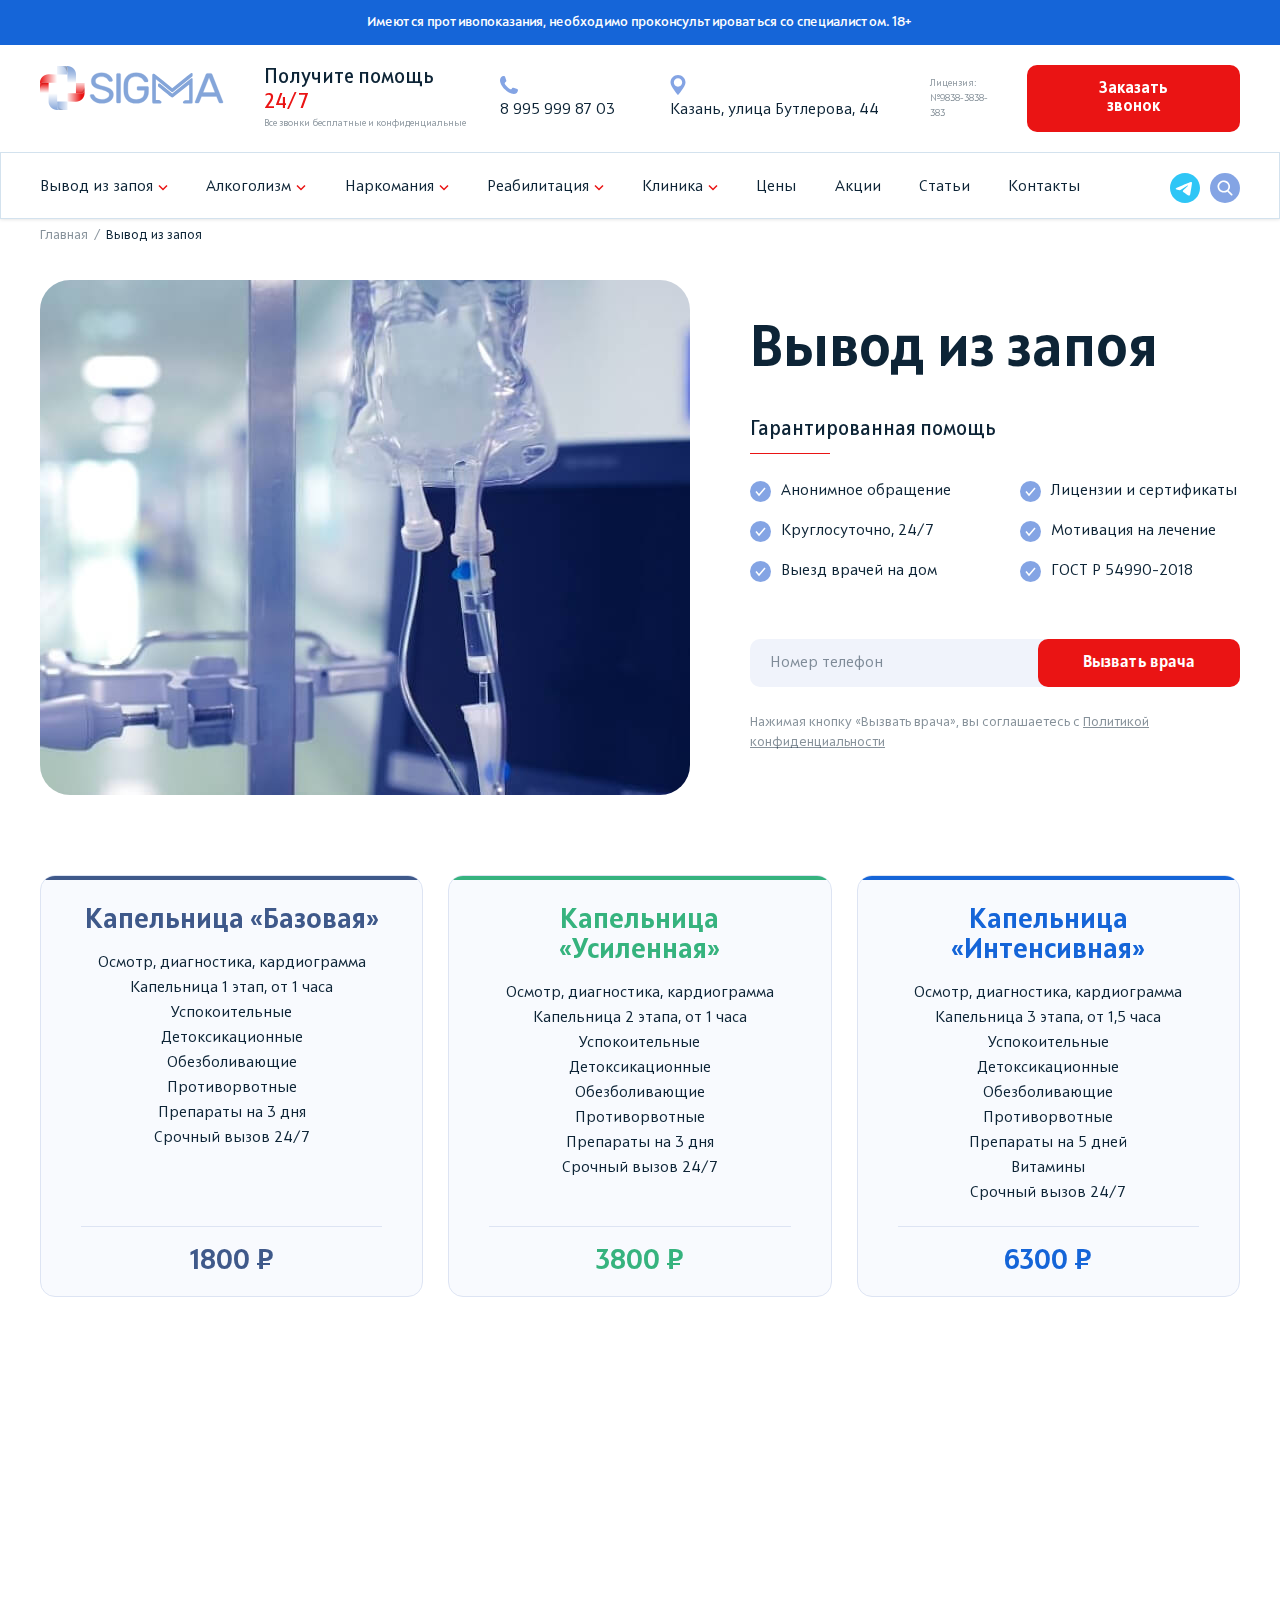
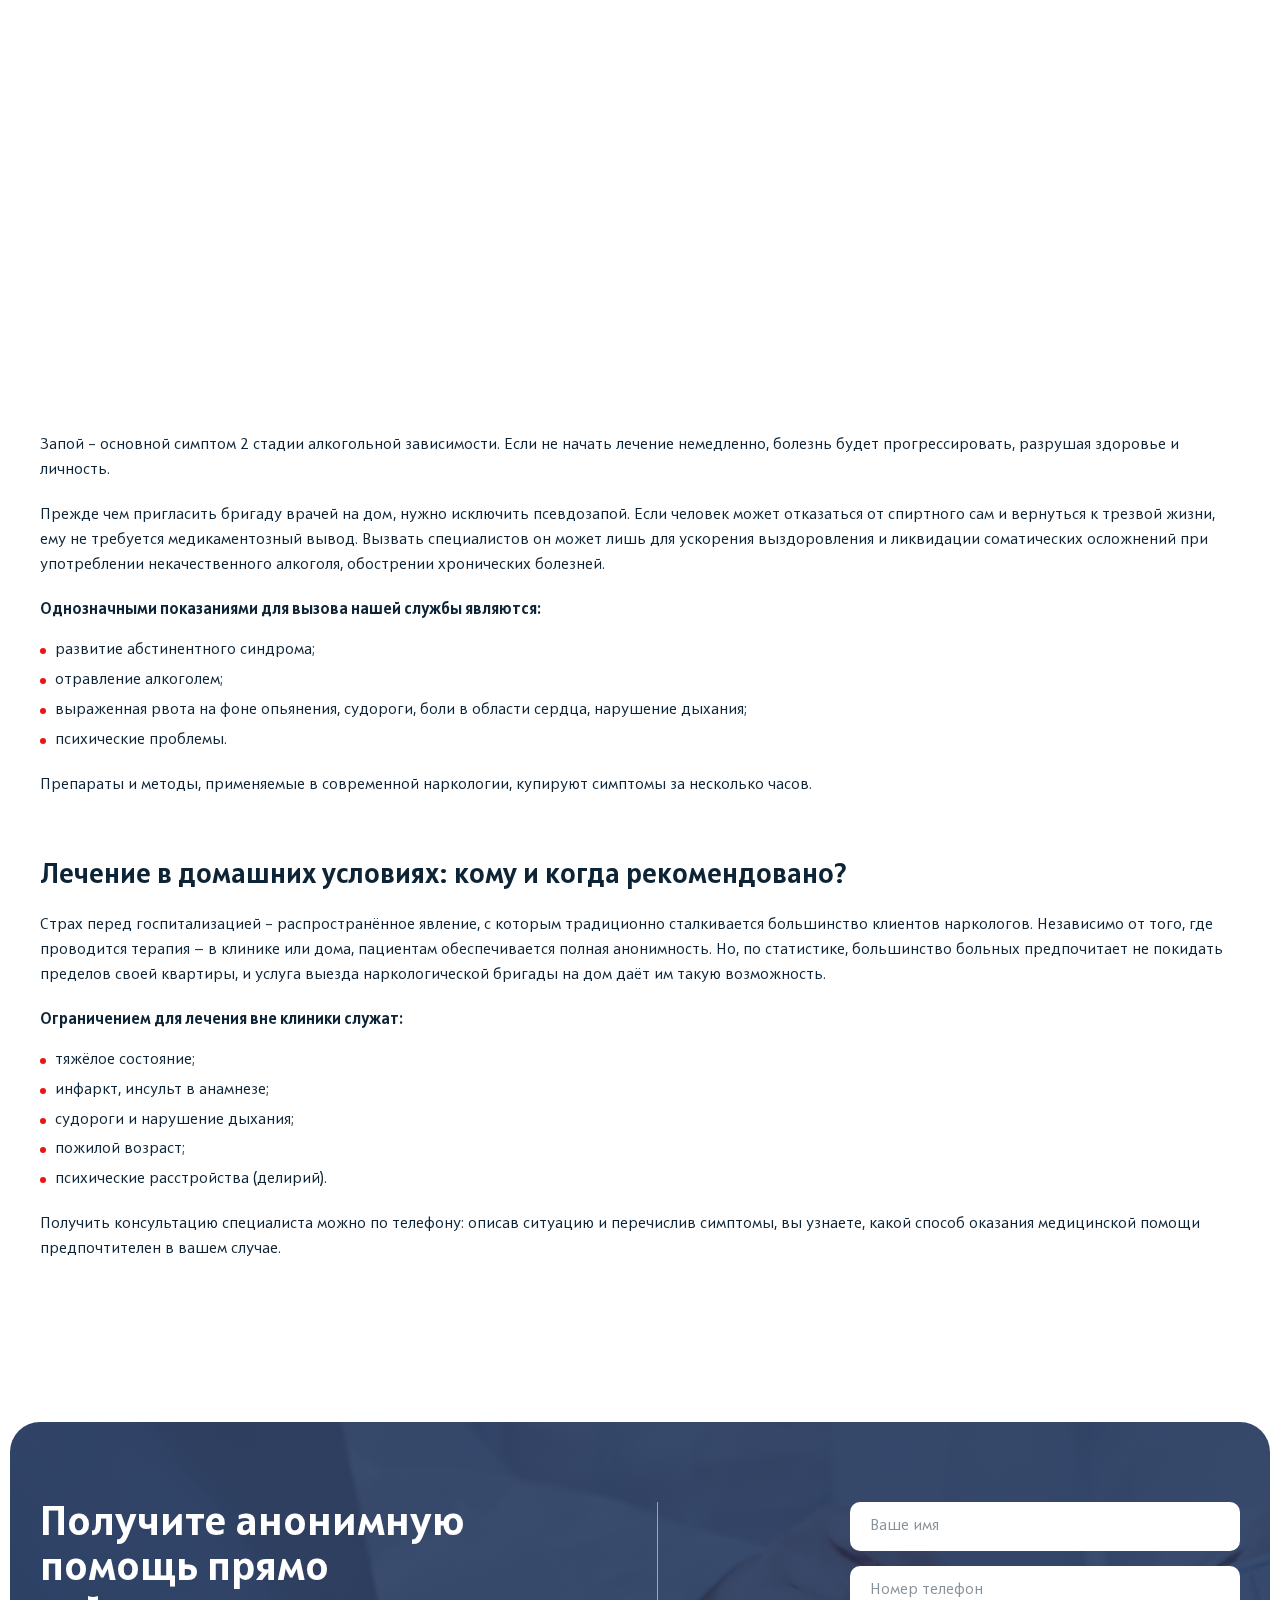
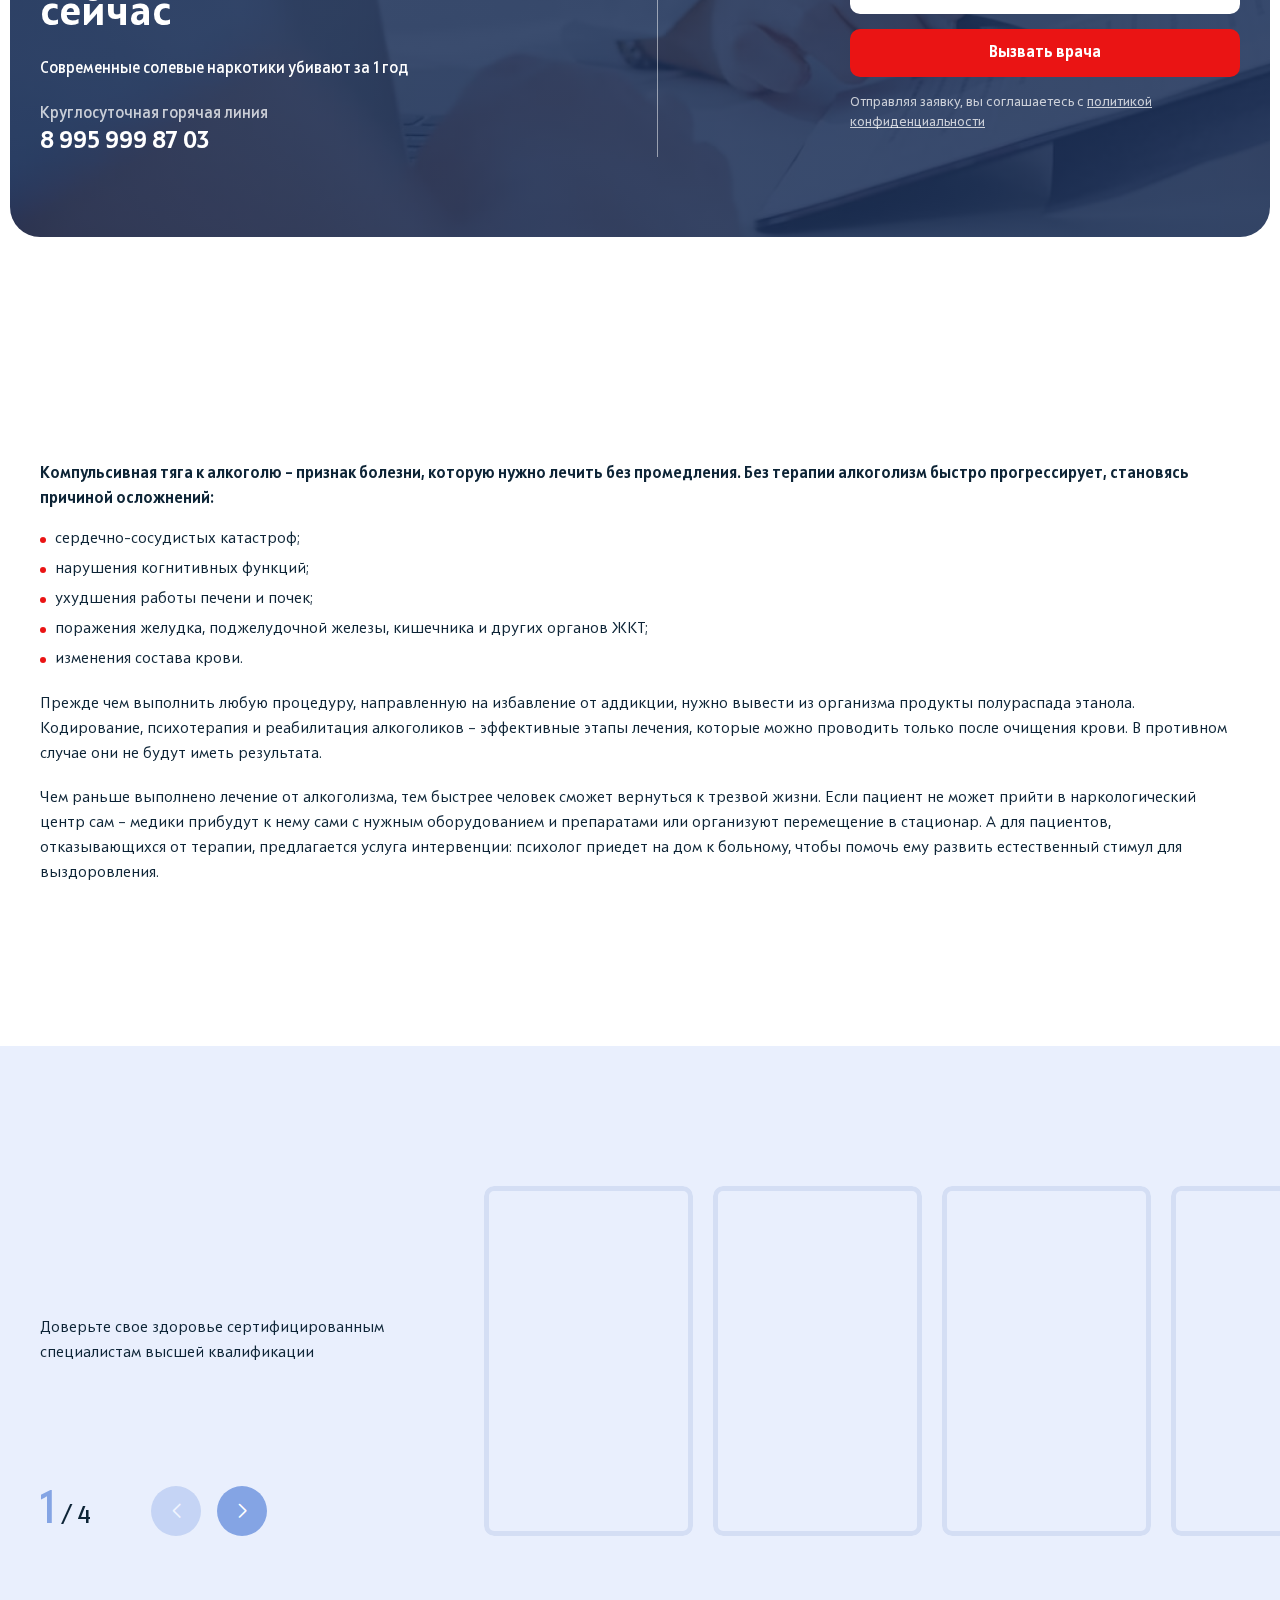
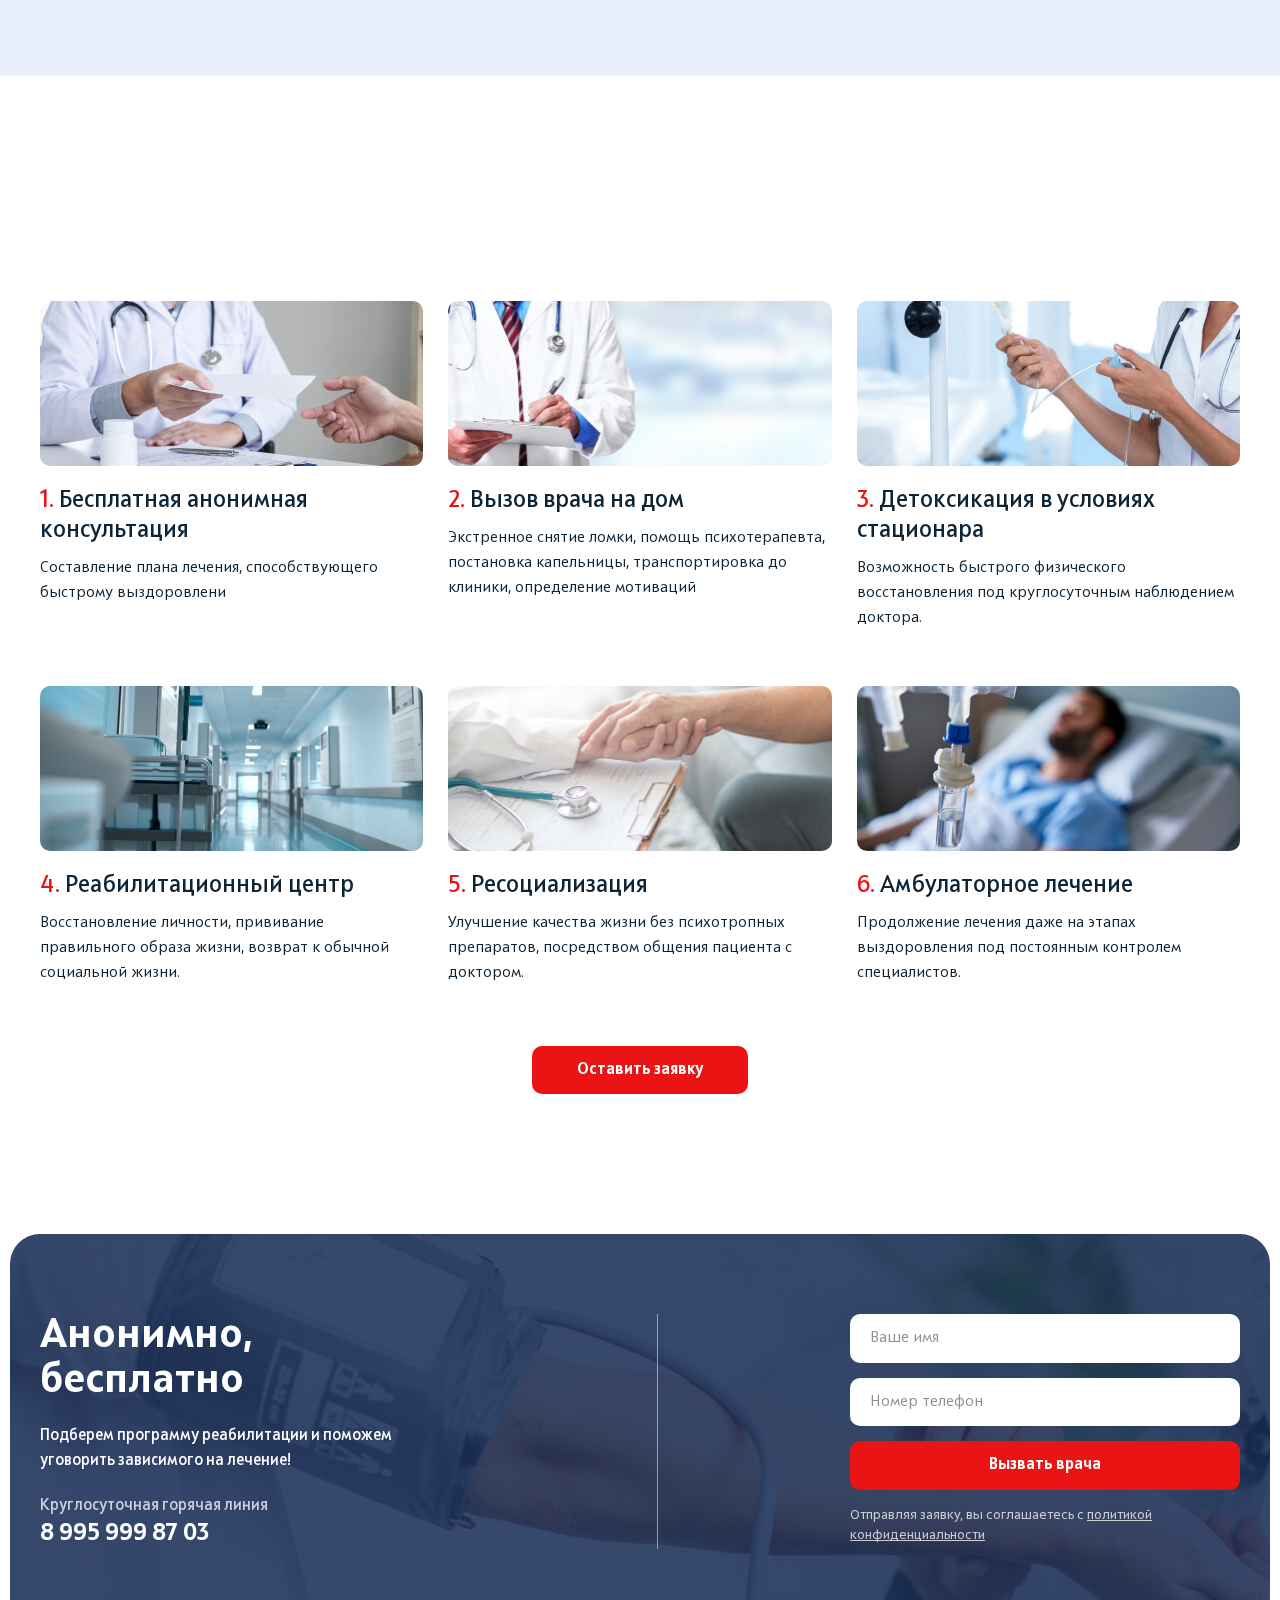
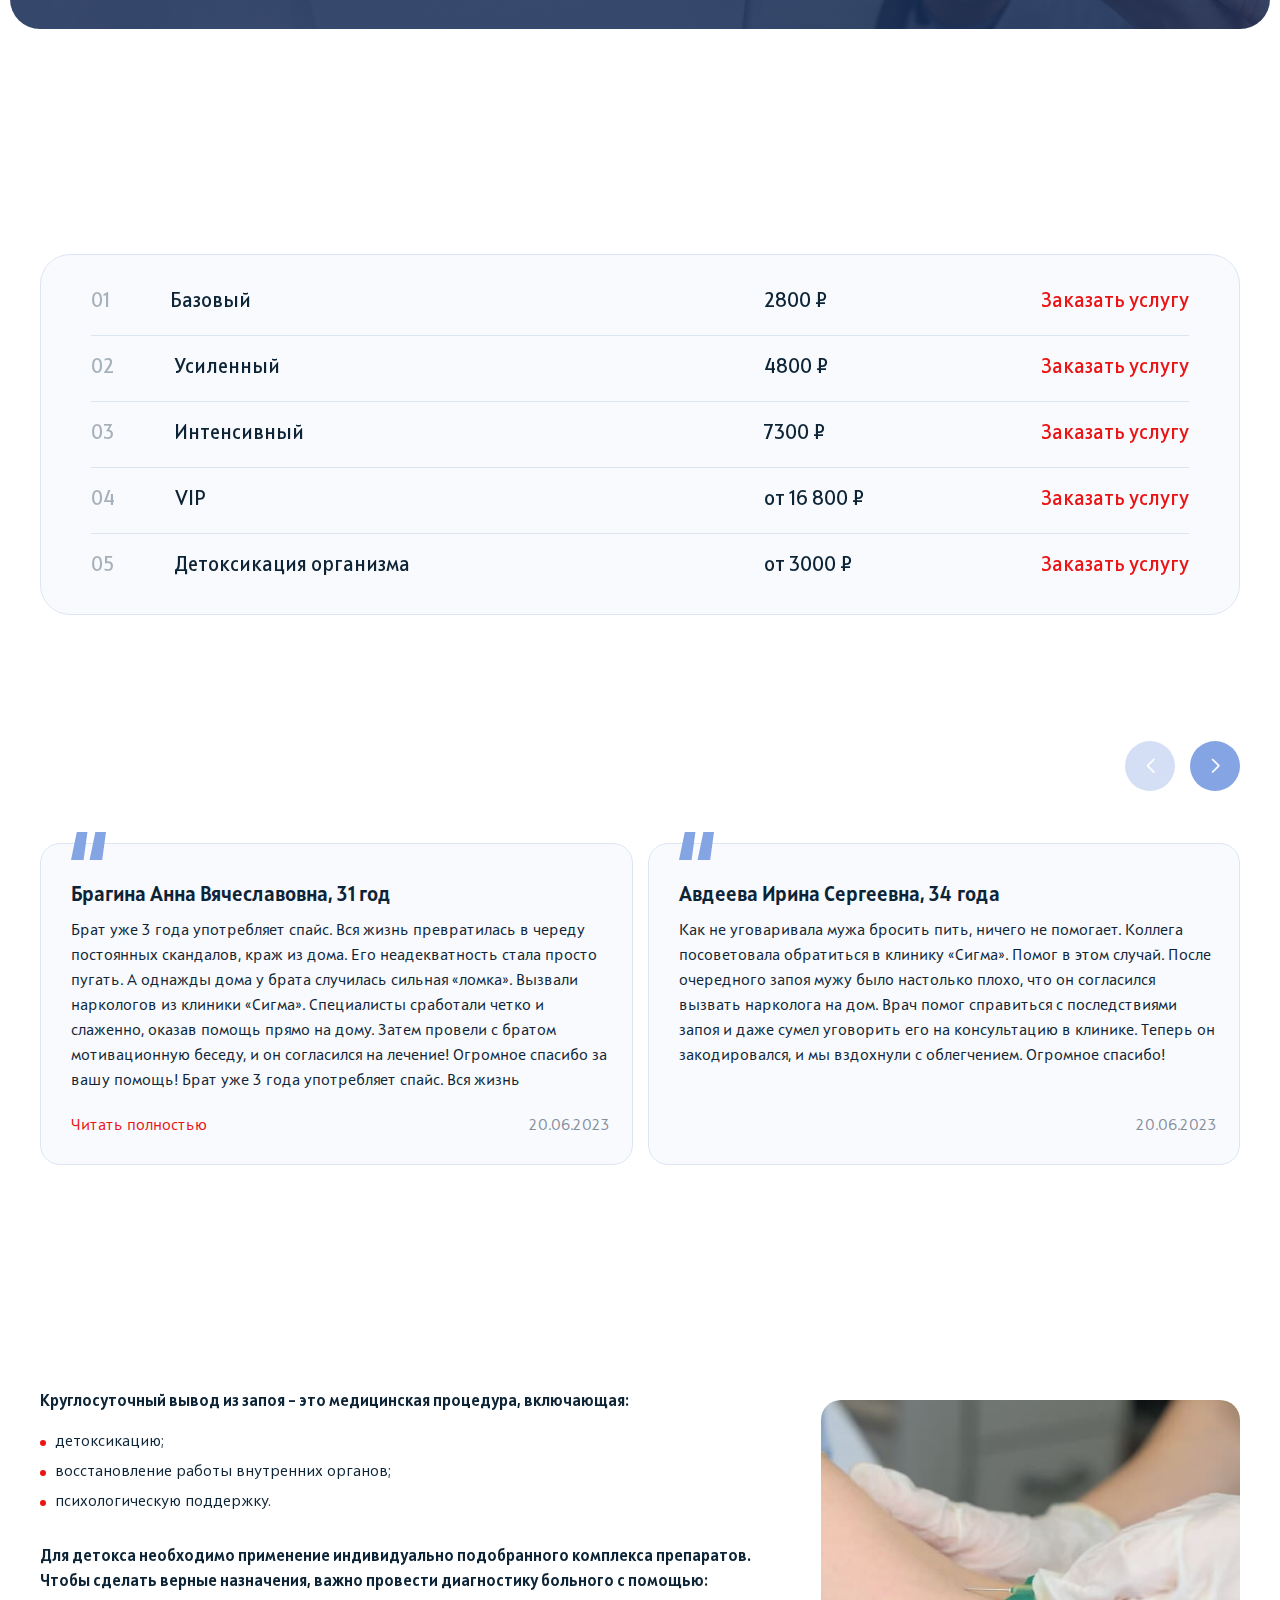
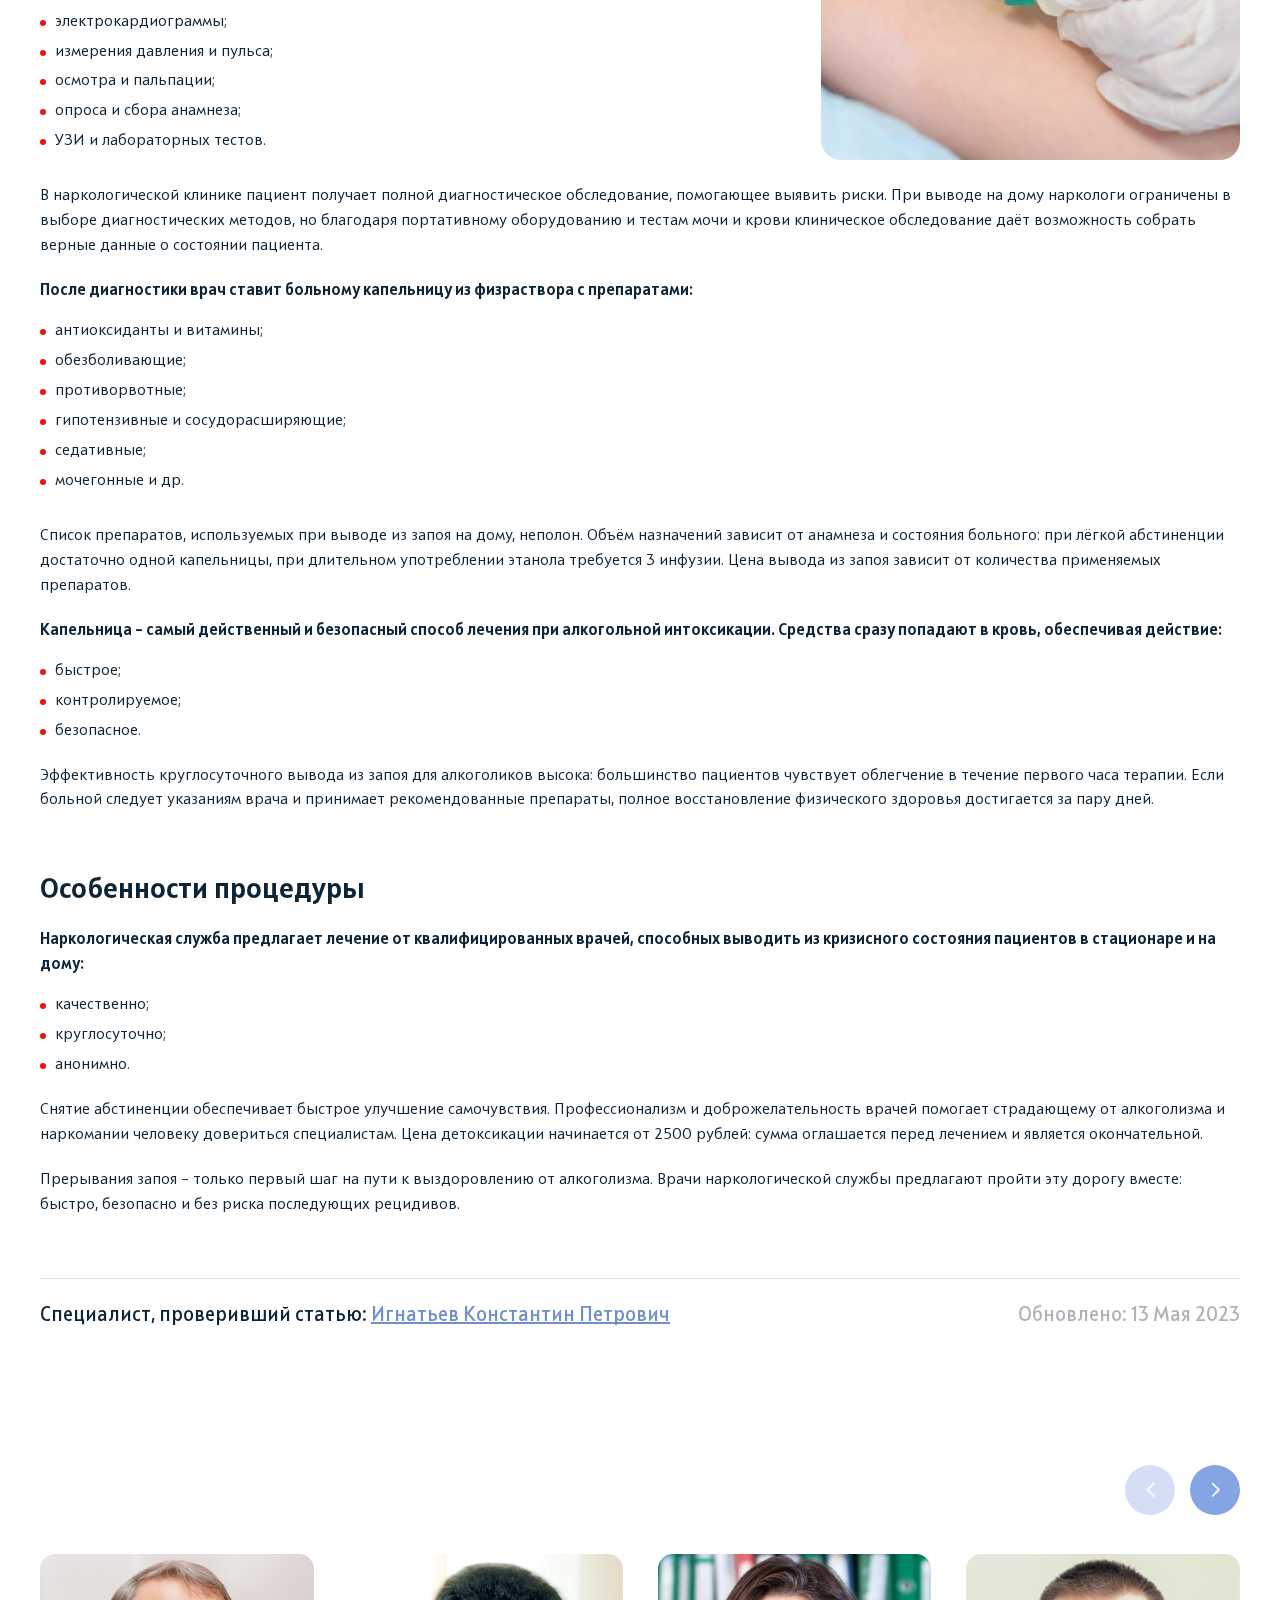
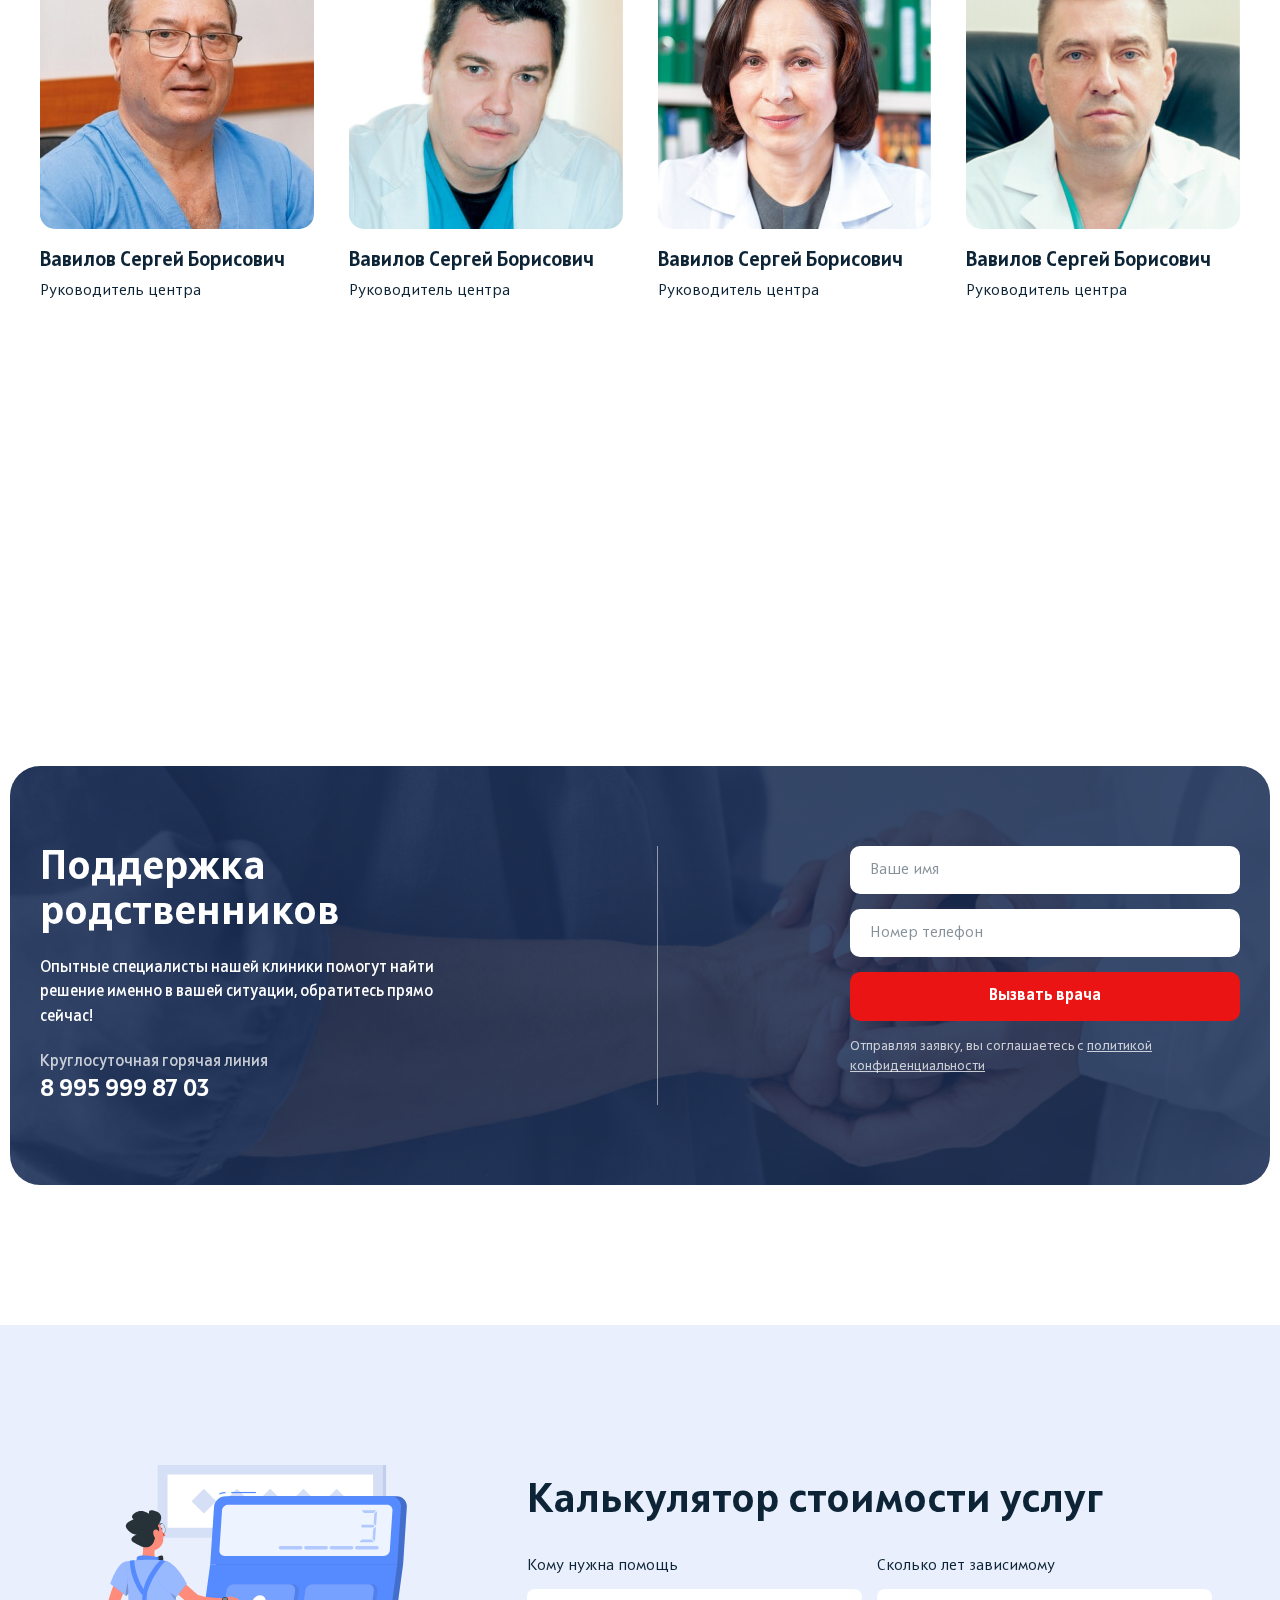
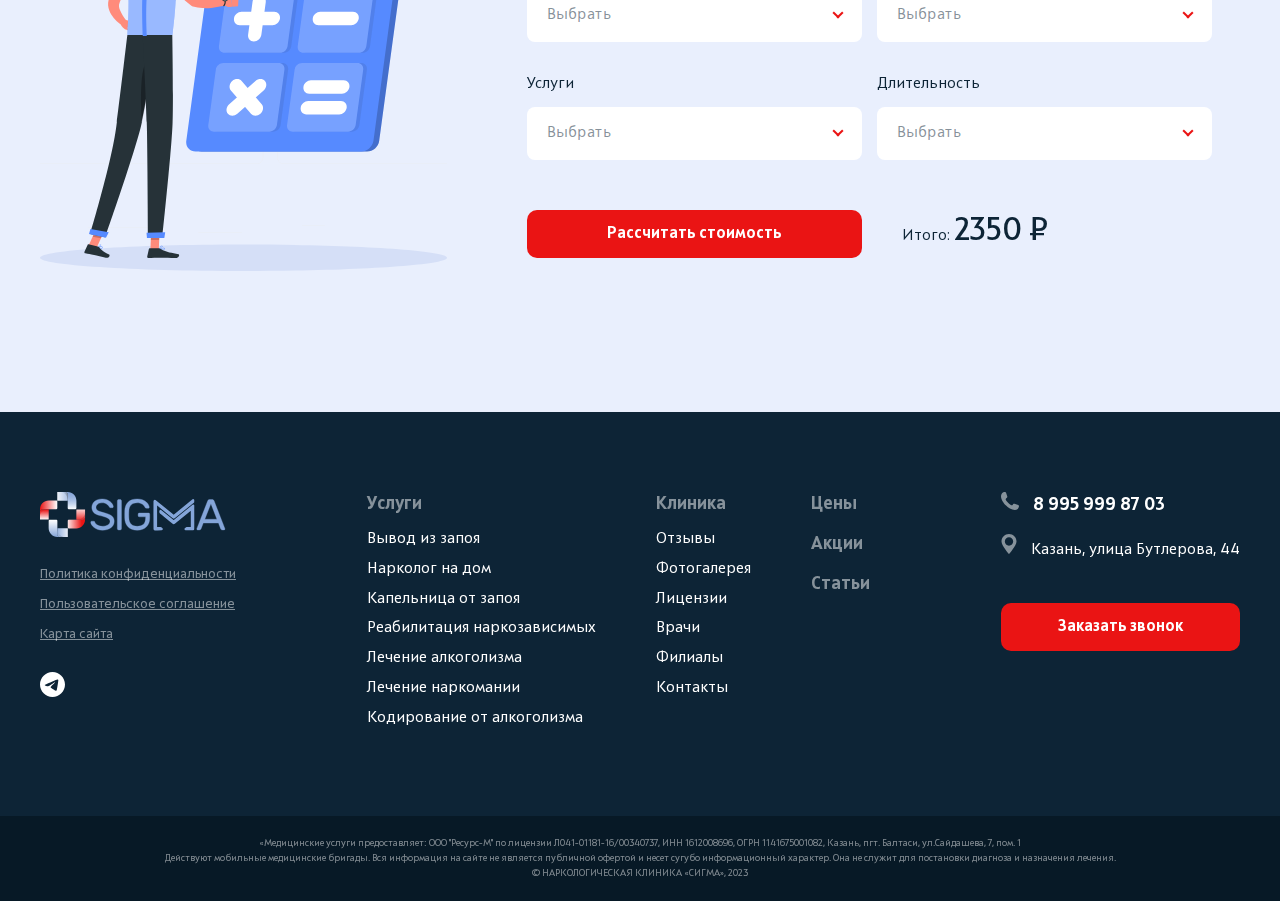
<file: services.html>
<!DOCTYPE html>
<html lang="ru">
<head>
    <meta http-equiv="Content-Type" content="text/html; charset=utf-8" />
    <link rel="stylesheet" href="assets/css/build/swiper.min.css">
    <link rel="stylesheet" href="assets/css/build/fancybox.min.css">
    <link rel="stylesheet" href="assets/css/style.css">
    
    <title>Name</title>
    <meta name='keywords' content='' />
    <meta name='description' content='' />
    <meta name="viewport" content="width=device-width, initial-scale=1, maximum-scale=1, user-scalable=0" />
    <meta http-equiv="X-UA-Compatible" content="IE=edge">

    <script src="assets/js/build/swiper-bundle.min.js" defer></script> 
    <script src="assets/js/build/fancybox.min.js" defer></script>
    <script src="assets/js/main.js" defer></script>
</head>

<body>
    <header class="header" id="header">
        <div class="plashka header__plashka">
            <div class="container header__plashka-height">
                <p class="plashka__text">Имеются противопоказания, необходимо проконсультироваться со специалистом. 18+</p>
            </div>
        </div>

        <div class="header__inner">
            <div class="header__midle">
                <div class="container">
                    <div class="header__midle_row">
                        <div class="header__midle_right">
                            <a href="index.html" class="header__logo logo">
                                <picture class="logo__picture">
                                    <source srcset="assets/img/logo.svg" type="image/svg+xml">
                                    <img src="assets/img/logo.png" alt="Logo">
                                </picture>
                            </a>        

                            <div class="header__mobile-wrapper">
                                <div class="header__midle_info">
                                    <a href="tel:88000000000" class="header__btn-phone--mobile">
                                        <svg width="17" height="17" viewBox="0 0 17 17" fill="none" xmlns="http://www.w3.org/2000/svg">
                                            <path d="M16.1501 12.7584V12.7026C16.1377 12.3119 15.8773 11.9647 15.5053 11.8468L12.3057 10.7926C11.9213 10.6685 11.4997 10.7988 11.2516 11.1275C11.078 11.3631 10.8796 11.6298 10.7246 11.8406C10.489 12.1631 10.0673 12.2933 9.68908 12.1631C9.14342 11.9771 8.69697 11.6856 7.9901 11.0965C7.23983 10.4639 6.54536 9.76314 5.90669 9.01276C5.31763 8.30579 5.0262 7.85309 4.84018 7.31356C4.70997 6.93527 4.84638 6.51978 5.16261 6.27792C5.37344 6.12288 5.64006 5.92444 5.87569 5.75079C6.20432 5.50894 6.33453 5.08724 6.21052 4.69655L5.15641 1.4966C5.0324 1.12451 4.69137 0.864047 4.30073 0.851644H4.24492C3.40784 0.814436 2.27932 1.29195 1.73367 1.91829C-0.67838 4.70275 2.35373 9.6143 4.87119 12.1321C7.38864 14.6499 12.2995 17.6762 15.0836 15.27C15.7037 14.7181 16.1811 13.5894 16.1501 12.7584Z" fill="white" />
                                        </svg>
                                    </a>
                                    <div class="burger__menu">
                                        <span> </span>
                                        <span> </span>
                                        <span> </span>
                                    </div>                                    
                                </div>
                            </div>


                            <div class="header__under-logo">
                                <p class="header__under-logo_top">Получите помощь <span>24/7</span></p>
                                <p class="header__under-logo_bottom">Все звонки бесплатные и конфиденциальные</p>
                            </div>                                 
                        </div>


                        <div class="header__midle_left">
                            <div class="header__midle_phone">
                                <img src="assets/img/icons/phone.svg" class="header__midle_img">
                                <p class="header__midle_text"><a href="tel:88000000000">8 995 999 87 03</a></p>
                            </div>                            
                            <div class="header__midle_adres">
                                <img src="assets/img/icons/location.svg" class="header__midle_img">
                                <p class="header__midle_text"><a href="#">Казань</a>, улица Бутлерова, 44</p>
                            </div>
                            <div class="header__midle_license">
                                <p>Лицензия:</p>
                                <p>№9838-3838-383</p>
                            </div>
                            <button class="standart-btn header__midle_btn popup-btn" data-path="popup-call">Заказать звонок</button>
                        </div>
                    </div>                        
                </div>
            </div>

            <div class="header__bottom">
                <div class="container">
                    <div class="header__bottom_row">
                        <nav class="header__bottom_nav">
                            <ul class="header__bottom_list">
                                <li class="header__nav_item hide-item">
                                    <button class="header__nav_link header__link hide-item__link">Вывод из запоя</button>
                                    <div class="hide-item__content header__content">
                                        <ul class="header__submenu">
                                            <li class="header__sublink"><a href="#">Вывод из запоя</a></li>
                                            <li class="header__sublink"><a href="#">Вывод из запоя на дому</a></li>
                                            <li class="header__sublink"><a href="#">Детоксикация организма</a></li>
                                            <li class="header__sublink"><a href="#">Капельница от запоя</a></li>
                                            <li class="header__sublink"><a href="#">Капельница от похмелья</a></li>
                                        </ul>
                                    </div>
                                </li>

                                <li class="header__nav_item hide-item">
                                    <button class="header__nav_link header__link hide-item__link">Алкоголизм</button>
                                    <div class="hide-item__content header__content">
                                        <ul class="header__submenu">
                                            <li class="header__sublink"><a href="#">Лечение алкоголизма</a></li>
                                            <li class="header__sublink"><a href="#">Лечение пивного алкоголизма</a></li>
                                            <li class="header__sublink"><a href="#">Лечение женского алкоголизма</a></li>
                                            <li class="header__sublink"><a href="#">Лечение алкоголизма в стационаре</a></li>
                                            <li class="header__sublink"><a href="#">Принудительное лечение</a></li>
                                            <li class="header__sublink"><a href="#">Кодирование алкоголизма</a></li>
                                        </ul>
                                    </div>
                                </li>

                                <li class="header__nav_item hide-item">
                                    <button class="header__nav_link header__link hide-item__link">Наркомания</button>
                                    <div class="hide-item__content header__content">
                                        <ul class="header__submenu">
                                            <li class="header__sublink"><a href="#">Вывод из запоя</a></li>
                                            <li class="header__sublink"><a href="#">Вывод из запоя на дому</a></li>
                                            <li class="header__sublink"><a href="#">Детоксикация организма</a></li>
                                            <li class="header__sublink"><a href="#">Капельница от запоя</a></li>
                                            <li class="header__sublink"><a href="#">Капельница от похмелья</a></li>
                                        </ul>
                                    </div>
                                </li>

                                <li class="header__nav_item hide-item">
                                    <button class="header__nav_link header__link hide-item__link">Реабилитация</button>
                                    <div class="hide-item__content header__content">
                                        <ul class="header__submenu">
                                            <li class="header__sublink"><a href="#">Лечение алкоголизма</a></li>
                                            <li class="header__sublink"><a href="#">Лечение пивного алкоголизма</a></li>
                                            <li class="header__sublink"><a href="#">Лечение женского алкоголизма</a></li>
                                            <li class="header__sublink"><a href="#">Лечение алкоголизма в стационаре</a></li>
                                            <li class="header__sublink"><a href="#">Принудительное лечение</a></li>
                                            <li class="header__sublink"><a href="#">Кодирование алкоголизма</a></li>
                                        </ul>
                                    </div>
                                </li>

                                <li class="header__nav_item hide-item">
                                    <button class="header__nav_link header__link hide-item__link">Клиника</button>
                                    <div class="hide-item__content header__content">
                                        <ul class="header__submenu">
                                            <li class="header__sublink"><a href="services.html">Услуги</a></li>
                                            <li class="header__sublink"><a href="#">Отзывы</a></li>
                                            <li class="header__sublink"><a href="#">Фотогалерея</a></li>
                                            <li class="header__sublink"><a href="#">Лицензии</a></li>
                                            <li class="header__sublink"><a href="#">Врачи</a></li>
                                            <li class="header__sublink"><a href="#">Филиалы</a></li>
                                            <li class="header__sublink"><a href="#">Контакты</a></li>
                                        </ul>
                                    </div>
                                </li>
                                <li class="header__nav_item">
                                        <a href="#" class="header__nav_link header__link ">Цены</a>
                                </li>
                                <li class="header__nav_item">
                                        <a href="#" class="header__nav_link header__link ">Акции</a>
                                </li>
                                <li class="header__nav_item">
                                        <a href="#" class="header__nav_link header__link ">Статьи</a>
                                </li>
                                <li class="header__nav_item">
                                    <a href="#" class="header__nav_link header__link ">Контакты</a>
                                </li>
                            </ul>
                        </nav>

                        <div class="header__bottom_right">
                            <a class="header__bottom_tg">
                                <img src="assets/img/icons/telegram.svg" alt="tg">
                            </a>
                            <button class="standart-btn blue-btn header__bottom_search">
                                <svg width="16" height="16" viewBox="0 0 16 16" fill="none" xmlns="http://www.w3.org/2000/svg">
                                    <path d="M5.87408 0.545327C2.63715 0.999447 0.285221 3.81792 0.515564 6.96746C0.676198 9.17067 2.00976 11.0721 4.0677 12.0243C5.39823 12.6425 6.90456 12.789 8.34117 12.4374C8.93522 12.2909 9.67777 11.9804 10.1445 11.6786L10.3506 11.5467L10.5537 11.743C10.6658 11.8514 11.5266 12.7099 12.4631 13.6503C13.5694 14.7607 14.2119 15.3848 14.2907 15.4229C14.3725 15.4639 14.4877 15.4873 14.6483 15.4932C14.8544 15.5049 14.9029 15.4961 15.0484 15.4287C15.3394 15.2881 15.5 15.0361 15.5 14.7021C15.5 14.3623 15.5121 14.3769 13.5027 12.3612C12.5025 11.3563 11.666 10.5155 11.6478 10.4862C11.6145 10.4451 11.6236 10.4188 11.7054 10.325C11.8903 10.0994 12.2237 9.58963 12.3813 9.28786C12.6783 8.71362 12.8905 8.07199 12.9905 7.43037C13.0632 6.97625 13.0632 6.13539 12.9905 5.66956C12.8177 4.57088 12.3358 3.51908 11.6236 2.69873C10.587 1.50337 9.21405 0.759203 7.63196 0.542397C7.23795 0.486732 6.27415 0.489661 5.87408 0.545327ZM7.42586 2.14207C8.72609 2.312 9.97479 3.10012 10.6931 4.20465C11.2083 5.00156 11.4599 6.00355 11.369 6.91765C11.2356 8.30345 10.5022 9.50467 9.32316 10.2635C7.78653 11.2567 5.79224 11.2596 4.24955 10.2752C2.50076 9.15895 1.74608 7.08172 2.39468 5.18321C2.63412 4.48298 2.97963 3.9439 3.53124 3.41361C4.57991 2.39696 5.94985 1.95163 7.42586 2.14207Z" />
                                    </svg>
                                    
                            </button>
                        </div>                    
                    </div>
                </div>

                <div class="header-mobile__wrapper">
                    <div class="header-mobile__content">
                        <div class="header-mobile__contacts">
                            <div class="header__midle_phone">
                                <img src="assets/img/icons/phone.svg" class="header__midle_img">
                                <a href="tel:89959998703"  class="header-mobile__phone">8 995 999 87 03</a>
                            </div>                            
                            <div class="header__midle_adres">
                                <img src="assets/img/icons/location.svg" class="header__midle_img">
                                <p class="header-mobile__location">Казань, улица Бутлерова, 44</p>
                            </div>
                        </div>   

                        <div class="header-mobile__bottom">
                            <button class="standart-btn header-mobile__btn popup-btn" data-path="popup-call">Заказать звонок</button>
                            <a href="#" class="header-mobile__tg">
                                <svg width="24" height="24" viewBox="0 0 24 24" fill="none" xmlns="http://www.w3.org/2000/svg">
                                    <path d="M12 0C5.376 0 0 5.376 0 12C0 18.624 5.376 24 12 24C18.624 24 24 18.624 24 12C24 5.376 18.624 0 12 0ZM17.568 8.16C17.388 10.056 16.608 14.664 16.212 16.788C16.044 17.688 15.708 17.988 15.396 18.024C14.7 18.084 14.172 17.568 13.5 17.124C12.444 16.428 11.844 15.996 10.824 15.324C9.636 14.544 10.404 14.112 11.088 13.416C11.268 13.236 14.34 10.44 14.4 10.188C14.4083 10.1498 14.4072 10.1102 14.3968 10.0726C14.3863 10.0349 14.3668 10.0004 14.34 9.972C14.268 9.912 14.172 9.936 14.088 9.948C13.98 9.972 12.3 11.088 9.024 13.296C8.544 13.62 8.112 13.788 7.728 13.776C7.296 13.764 6.48 13.536 5.868 13.332C5.112 13.092 4.524 12.96 4.572 12.54C4.596 12.324 4.896 12.108 5.46 11.88C8.964 10.356 11.292 9.348 12.456 8.868C15.792 7.476 16.476 7.236 16.932 7.236C17.028 7.236 17.256 7.26 17.4 7.38C17.52 7.476 17.556 7.608 17.568 7.704C17.556 7.776 17.58 7.992 17.568 8.16Z" fill="white" />
                                </svg>
                            </a>
                        </div>
                    </div>
                </div>
            </div>
        </div>
    </header>


    <main>
        <section class="services-intro">
            <div class="container">
                <ul class="breadcrumbs">
                    <li><a href="index.html">Главная</a></li>
                    <li>Вывод из запоя</li>
                </ul>
                <div class="services-intro__inner">
                    <img src="assets/img/sections/intro/services-intro.jpg" class="services-intro__img">
                    <div class="services-intro__content">
                        <h1 class="title-h1 services-intro__title">Вывод из запоя</h1>
                        <p class="services-intro__subtitle">Гарантированная помощь</p>
                        <ul class="services-intro__list">
                            <li class="services-intro__item">Анонимное обращение</li>
                            <li class="services-intro__item">Круглосуточно, 24/7</li>
                            <li class="services-intro__item">Выезд врачей на дом</li>
                            <li class="services-intro__item">Лицензии и сертификаты</li>
                            <li class="services-intro__item">Мотивация на лечение</li>
                            <li class="services-intro__item">ГОСТ Р 54990-2018</li>
                        </ul>
                        <form class="services-intro__form">
                            <input type="tel" class="services-intro__input form-input" placeholder="Номер телефон">
                            <button class="standart-btn services-intro__btn">Вызвать врача</button>
                        </form>
                        <p class="services-intro__politic form-politic">Нажимая кнопку «Вызвать врача», вы соглашаетесь с <a href="#" rel="nofollow">Политикой конфиденциальности</a></p>
                    </div>
                </div>
            </div>
        </section>

        <section class="tariff">
            <div class="container">
                <div class="tariff__cards">

                    <div class="tariff__card">
                        <div class="tariff__contant">
                            <p class="tariff__title">Капельница «Базовая»</p>
                            <ul class="tariff__list">
                                <li class="tariff__item">Осмотр, диагностика, кардиограмма</li>
                                <li class="tariff__item">Капельница 1 этап, от 1 часа</li>
                                <li class="tariff__item">Успокоительные</li>
                                <li class="tariff__item">Детоксикационные</li>
                                <li class="tariff__item">Обезболивающие</li>
                                <li class="tariff__item">Противорвотные</li>
                                <li class="tariff__item">Препараты на 3 дня</li>
                                <li class="tariff__item">Срочный вызов 24/7</li>
                            </ul>
                        </div>
                        <div class="tariff__price">
                            <p class="tariff__price_text">1800 ₽</p>
                        </div>
                    </div>

                    <div class="tariff__card green-top">
                        <div class="tariff__contant">
                            <p class="tariff__title green">Капельница «Усиленная»</p>
                            <ul class="tariff__list">
                                <li class="tariff__item">Осмотр, диагностика, кардиограмма</li>
                                <li class="tariff__item">Капельница 2 этапа, от 1 часа</li>
                                <li class="tariff__item">Успокоительные</li>
                                <li class="tariff__item">Детоксикационные</li>
                                <li class="tariff__item">Обезболивающие</li>
                                <li class="tariff__item">Противорвотные</li>
                                <li class="tariff__item">Препараты на 3 дня</li>
                                <li class="tariff__item">Срочный вызов 24/7</li>
                            </ul>
                        </div>
                        <div class="tariff__price">
                            <p class="tariff__price_text green">3800 ₽</p>
                        </div>
                    </div>

                    <div class="tariff__card blue-top">
                        <div class="tariff__contant">
                            <p class="tariff__title blue">Капельница «Интенсивная»</p>
                            <ul class="tariff__list">
                                <li class="tariff__item">Осмотр, диагностика, кардиограмма</li>
                                <li class="tariff__item">Капельница 3 этапа, от 1,5 часа</li>
                                <li class="tariff__item">Успокоительные</li>
                                <li class="tariff__item">Детоксикационные</li>
                                <li class="tariff__item">Обезболивающие</li>
                                <li class="tariff__item">Противорвотные</li>
                                <li class="tariff__item">Препараты на 5 дней</li>
                                <li class="tariff__item">Витамины</li>
                                <li class="tariff__item">Срочный вызов 24/7</li>
                            </ul>
                        </div>
                        <div class="tariff__price">
                            <p class="tariff__price_text blue">6300 ₽</p>
                        </div>
                    </div>
                </div>
            </div>
        </section>

        <section class="stages section">
            <div class="container">
                <h2 class="stages__title title animation-item text-animation">Этапы нашей работы</h2>

                <div class="stages__items">
                    <ol class="stages__list">
                        <li class="stages__item animation-item transform-item">
                            <img src="assets/img/sections/stages/stages-1.png" alt="Входящая заявка">
                            <p>Входящая заявка</p>
                        </li>

                        <li class="stages__item animation-item transform-item">
                            <img src="assets/img/sections/stages/stages-2.png" alt="Сбор анамнеза">
                            <p>Сбор анамнеза</p>
                        </li>

                        <li class="stages__item animation-item transform-item">
                            <img src="assets/img/sections/stages/stages-3.png" alt="Выезд врачей">
                            <p>Выезд врачей</p>
                        </li>

                        <li class="stages__item animation-item transform-item">
                            <img src="assets/img/sections/stages/stages-4.png" alt="Оплата услуг">
                            <p>Оплата услуг</p>
                        </li>

                        <li class="stages__item animation-item transform-item">
                            <img src="assets/img/sections/stages/stages-5.png" alt="Оказание помощи">
                            <p>Оказание помощи</p>
                        </li>

                        <li class="stages__item animation-item transform-item">
                            <img src="assets/img/sections/stages/stages-6.png" alt="Проверка качества">
                            <p>Проверка качества</p>
                        </li>
                    </ol>
                </div>
            </div>
        </section>

        <section class="text-block section">
            <div class="container">
                <h2 class="text-block__title title  animation-item text-animation">Показания для вывода из запоя</h2>
                <p>Запой – основной симптом 2 стадии алкогольной зависимости. Если не начать лечение немедленно, болезнь будет прогрессировать, разрушая здоровье и личность.</p>
                <p>Прежде чем пригласить бригаду врачей на дом, нужно исключить псевдозапой. Если человек может отказаться от спиртного сам и вернуться к трезвой жизни, ему не требуется медикаментозный вывод. Вызвать специалистов он может лишь для ускорения выздоровления и ликвидации соматических осложнений при употреблении некачественного алкоголя, обострении хронических болезней.</p>

                <h5>Однозначными показаниями для вызова нашей службы являются:</h5>
                <ul>
                    <li>развитие абстинентного синдрома;</li>
                    <li>отравление алкоголем;</li>
                    <li>выраженная рвота на фоне опьянения, судороги, боли в области сердца, нарушение дыхания;</li>
                    <li>психические проблемы.</li>
                </ul>
                <p>Препараты и методы, применяемые в современной наркологии, купируют симптомы за несколько часов.</p>

                <div class="text-block__content-60">
                    <h3>Лечение в домашних условиях: кому и когда рекомендовано?</h3>
                    <p>Страх перед госпитализацией – распространённое явление, с которым традиционно сталкивается большинство клиентов наркологов. Независимо от того, где проводится терапия — в клинике или дома, пациентам обеспечивается полная анонимность. Но, по статистике, большинство больных предпочитает не покидать пределов своей квартиры, и услуга выезда наркологической бригады на дом даёт им такую возможность.</p>
                    <h5>Ограничением для лечения вне клиники служат:</h5>
                    <ul>
                        <li>тяжёлое состояние;</li>
                        <li>инфаркт, инсульт в анамнезе;</li>
                        <li>судороги и нарушение дыхания;</li>
                        <li>пожилой возраст;</li>
                        <li>психические расстройства (делирий).</li>
                    </ul>
                    <p>Получить консультацию специалиста можно по телефону: описав ситуацию и перечислив симптомы, вы узнаете, какой способ оказания медицинской помощи предпочтителен в вашем случае.</p>
                </div>
            </div>
        </section>

        <section class="forms padding-140 container-big">
            <div class="form__help section-big section-form">
                <div class="container">
                    <div class="section-form__row">
                        <div class="section-form__info">
                            <div class="section-form__top">
                                <h2 class="section-form__title form-title">Получите анонимную помощь прямо сейчас</h2>
                                <p class="section-form__subtitle form-subtitle">Современные солевые наркотики убивают за 1 год</p>                                
                            </div>
                            <div class="section-form__bottom">
                                <p class="section-form__text form-subtitle">Круглосуточная горячая линия</p>
                                <a href="tel:89959998703" class="section-form__phone">8 995 999 87 03</a>
                            </div>
                        </div>
                        <div class="line"></div>
                        <form class="section-form__form">
                            <input type="text" class="section-form__inp form-input" placeholder="Ваше имя">
                            <input type="tel" class="section-form__inp form-input" placeholder="Номер телефон">
                            <button class="standart-btn akcent-btn section-form__btn">Вызвать врача</button>
                            <p class="section-form__politic form-politic">Отправляя заявку, вы соглашаетесь с <a href="#" rel="nofollow">политикой конфиденциальности</a></p>
                        </form>
                    </div>
                </div>
            </div>
        </section>

        <section class="text-block pb-140">
            <div class="container">
                <h2 class="text-block__title title  animation-item text-animation">Вывод из запоя в составе системной терапии</h2>
                <h5>Компульсивная тяга к алкоголю – признак болезни, которую нужно лечить без промедления. Без терапии алкоголизм быстро прогрессирует, становясь причиной осложнений:</h5>
                <ul>
                    <li>сердечно-сосудистых катастроф;</li>
                    <li>нарушения когнитивных функций;</li>
                    <li>ухудшения работы печени и почек;</li>
                    <li>поражения желудка, поджелудочной железы, кишечника и других органов ЖКТ;</li>
                    <li>изменения состава крови.</li>
                </ul>
                <p>Прежде чем выполнить любую процедуру, направленную на избавление от аддикции, нужно вывести из организма продукты полураспада этанола. Кодирование, психотерапия и реабилитация алкоголиков – эффективные этапы лечения, которые можно проводить только после очищения крови. В противном случае они не будут иметь результата.</p>
                <p>Чем раньше выполнено лечение от алкоголизма, тем быстрее человек сможет вернуться к трезвой жизни. Если пациент не может прийти в наркологический центр сам – медики прибудут к нему сами с нужным оборудованием и препаратами или организуют перемещение в стационар. А для пациентов, отказывающихся от терапии, предлагается услуга интервенции: психолог приедет на дом к больному, чтобы помочь ему развить естественный стимул для выздоровления.</p>
            </div>
        </section>

        <section class="license padding-140">
            <div class="container">
                <div class="license__row">
                    <div class="license__left">
                        <div class="license__top">
                            <h2 class="license__title title  animation-item transform-item">Лицензии клиники</h2>     
                            <p class="license__text">Доверьте свое здоровье сертифицированным специалистам высшей квалификации</p>                            
                        </div>

                        <div class="license__pagination">
                            <div class="license__swiper-pagination swiper-pagination"></div> 
                            <div class="license__swiper-btns">
                                <div class="license__swiper-button-prev swiper-button-prev"></div>    
                                <div class="license__swiper-button-next swiper-button-next"></div>                                    
                            </div>
                        </div>                              
                    </div>

                    <div class="license__right">
                        <div class="license__swiper swiper licenseSwiper">
                            <div class="swiper-wrapper">
                                <div class="license__swiper-slide swiper-slide">
                                    <a href="assets/img/sections/license/license-1.jpg" class="rotate-item animation-item  img-animation" data-fancybox="license">
                                        <picture class="gallery__picture">
                                            <source srcset="assets/img/sections/license/license-1.webp" type="image/webp">
                                            <img src="assets/img/sections/license/license-1.jpg" loading="lazy">
                                        </picture>
                                    </a>
                                </div>
                                <div class="license__swiper-slide swiper-slide">
                                    <a href="assets/img/sections/license/license-2.jpg" class="rotate-item animation-item  img-animation" data-fancybox="license">
                                        <picture class="gallery__picture">
                                            <source srcset="assets/img/sections/license/license-2.webp" type="image/webp">
                                            <img src="assets/img/sections/license/license-3.jpg" loading="lazy">
                                        </picture>
                                    </a>
                                </div>
                                <div class="license__swiper-slide swiper-slide">
                                    <a href="assets/img/sections/license/license-3.jpg" class="rotate-item animation-item  img-animation" data-fancybox="license">
                                        <picture class="gallery__picture">
                                            <source srcset="assets/img/sections/license/license-3.webp" type="image/webp">
                                            <img src="assets/img/sections/license/license-3.jpg" loading="lazy">
                                        </picture>
                                    </a>
                                </div>
                                <div class="license__swiper-slide swiper-slide">
                                    <a href="assets/img/sections/license/license-4.jpg" class="rotate-item animation-item  img-animation" data-fancybox="license">
                                        <picture class="gallery__picture">
                                            <source srcset="assets/img/sections/license/license-4.webp" type="image/webp">
                                            <img src="assets/img/sections/license/license-4.jpg" loading="lazy">
                                        </picture>
                                    </a>
                                </div>


                                <div class="license__swiper-slide swiper-slide">
                                    <a href="assets/img/sections/license/license-1.jpg" class="rotate-item animation-item  img-animation" data-fancybox="license">
                                        <picture class="gallery__picture">
                                            <source srcset="assets/img/sections/license/license-1.webp" type="image/webp">
                                            <img src="assets/img/sections/license/license-1.jpg" loading="lazy">
                                        </picture>
                                    </a>
                                </div>
                                <div class="license__swiper-slide swiper-slide">
                                    <a href="assets/img/sections/license/license-1.jpg" class="rotate-item animation-item  img-animation" data-fancybox="license">
                                        <picture class="gallery__picture">
                                            <source srcset="assets/img/sections/license/license-1.webp" type="image/webp">
                                            <img src="assets/img/sections/license/license-1.jpg" loading="lazy">
                                        </picture>
                                    </a>
                                </div>
                                <div class="license__swiper-slide swiper-slide">
                                    <a href="assets/img/sections/license/license-1.jpg" class="rotate-item animation-item  img-animation" data-fancybox="license">
                                        <picture class="gallery__picture">
                                            <source srcset="assets/img/sections/license/license-1.webp" type="image/webp">
                                            <img src="assets/img/sections/license/license-1.jpg" loading="lazy">
                                        </picture>
                                    </a>
                                </div>
                            </div>
                        </div>
                    </div>
                </div>
            </div>
        </section>

        <section class="healing section">
            <div class="container">
                <h2 class="healing__title title  animation-item text-animation">6 этапов лечения зависимости</h2>

                <ol class="healing__cards">
                    <li class="healing__card">
                        <img src="assets/img/sections/healing/healing-1.jpg" alt="" class="healing__card_img">
                        <p class="healing__card_title">Бесплатная анонимная консультация</p>
                        <p class="healing__card_text">Составление плана лечения, способствующего быстрому выздоровлени</p>
                    </li>

                    <li class="healing__card">
                        <img src="assets/img/sections/healing/healing-2.jpg" alt="" class="healing__card_img">
                        <p class="healing__card_title">Вызов врача на дом</p>
                        <p class="healing__card_text">Экстренное снятие ломки, помощь психотерапевта, постановка капельницы, транспортировка до клиники, определение мотиваций</p>
                    </li>

                    <li class="healing__card">
                        <img src="assets/img/sections/healing/healing-3.jpg" alt="" class="healing__card_img">
                        <p class="healing__card_title">Детоксикация в условиях стационара</p>
                        <p class="healing__card_text">Возможность быстрого физического восстановления под круглосуточным наблюдением доктора.</p>
                    </li>

                    <li class="healing__card">
                        <img src="assets/img/sections/healing/healing-4.jpg" alt="" class="healing__card_img">
                        <p class="healing__card_title">Реабилитационный центр</p>
                        <p class="healing__card_text">Восстановление личности, прививание правильного образа жизни, возврат к обычной социальной жизни.</p>
                    </li>

                    <li class="healing__card">
                        <img src="assets/img/sections/healing/healing-5.jpg" alt="" class="healing__card_img">
                        <p class="healing__card_title">Ресоциализация</p>
                        <p class="healing__card_text">Улучшение качества жизни без психотропных препаратов, посредством общения пациента с доктором.</p>
                    </li>

                    <li class="healing__card">
                        <img src="assets/img/sections/healing/healing-6.jpg" alt="" class="healing__card_img">
                        <p class="healing__card_title">Амбулаторное лечение</p>
                        <p class="healing__card_text">Продолжение лечения даже на этапах выздоровления под постоянным контролем специалистов.</p>
                    </li>
                </ol>

                <button class="standart-btn healing__btn popup-btn" data-path="popup-call">Оставить заявку</button>
            </div>
        </section>        

        <section class="forms padding-140 container-big">
            <div class="form__anonim section-big section-form">
                <div class="container">
                    <div class="section-form__row">
                        <div class="section-form__info">
                            <div class="section-form__top">
                                <h2 class="section-form__title form-title">Анонимно, бесплатно</h2>
                                <p class="section-form__subtitle form-subtitle">Подберем программу реабилитации и поможем уговорить зависимого на лечение!</p>                                
                            </div>
                            <div class="section-form__bottom">
                                <p class="section-form__text form-subtitle">Круглосуточная горячая линия</p>
                                <a href="tel:89959998703" class="section-form__phone">8 995 999 87 03</a>
                            </div>
                        </div>
                        <div class="line"></div>
                        <form class="section-form__form">
                            <input type="text" class="section-form__inp form-input" placeholder="Ваше имя">
                            <input type="tel" class="section-form__inp form-input" placeholder="Номер телефон">
                            <button class="standart-btn akcent-btn section-form__btn">Вызвать врача</button>
                            <p class="section-form__politic form-politic">Отправляя заявку, вы соглашаетесь с <a href="#" rel="nofollow">политикой конфиденциальности</a></p>
                        </form>
                    </div>
                </div>
            </div>
        </section>

        <section class="price">
            <div class="container">
                <h2 class="price__title title  animation-item text-animation">Стоимость лечения</h2>  

                <ol class="price__list">
                    <li class="price__item">
                        <div class="price__item_left">
                            <p class="price__number"></p>
                            <p class="price__name">Базовый</p>
                        </div>
                        <p class="price__cost">2800 ₽</p>
                        <button class="price__btn popup-btn" data-path="popup-call">Заказать услугу</button>
                    </li>
                    <li class="price__item">
                        <div class="price__item_left">
                            <p class="price__number"></p>
                            <p class="price__name">Усиленный</p>
                        </div>
                        <p class="price__cost">4800 ₽</p>
                        <button class="price__btn popup-btn" data-path="popup-call">Заказать услугу</button> 
                    </li>
                    <li class="price__item">
                        <div class="price__item_left">
                            <p class="price__number"></p>
                            <p class="price__name">Интенсивный</p>
                        </div>
                        <p class="price__cost">7300 ₽</p>
                        <button class="price__btn popup-btn" data-path="popup-call">Заказать услугу</button> 
                    </li>
                    <li class="price__item">
                        <div class="price__item_left">
                            <p class="price__number"></p>
                            <p class="price__name">VIP</p>
                        </div>
                        <p class="price__cost">от 16 800 ₽</p>
                        <button class="price__btn popup-btn" data-path="popup-call">Заказать услугу</button>  
                    </li>
                    <li class="price__item">
                        <div class="price__item_left">
                            <p class="price__number"></p>
                            <p class="price__name">Детоксикация организма</p>
                        </div>
                        <p class="price__cost">от 3000 ₽</p>
                        <button class="price__btn popup-btn" data-path="popup-call">Заказать услугу</button> 
                    </li>
                </ol>
            </div>
        </section> 

        <section class="comments section">
            <div class="container">
                <div class="comments__top">
                    <h2 class="comments__title title  animation-item text-animation">Что о нас говорят</h2>
                    <div class="comments_swiper-pag">
                        <button class="comments__swiper-button-prev slider-button swiper-button-prev"></button>
                        <button class="comments__swiper-button-next slider-button swiper-button-next"></button>
                    </div>
                </div>

                <div class="swiper comments__swiper commentsSwiper">
                    <div class="swiper-wrapper"> 

                        <div class="swiper-slide comments__swiper-slide">
                            <div class="comment__card">
                                <div class="comment__top">
                                    <p class="comment__name">Брагина Анна Вячеславовна, 31 год</p>
                                    <p class="comment__text">
                                        Брат уже 3 года употребляет спайс. Вся жизнь превратилась в череду постоянных скандалов, краж из дома. Его неадекватность стала просто пугать. А однажды дома у брата случилась сильная «ломка». Вызвали наркологов из клиники «Сигма». Специалисты сработали четко и слаженно, оказав помощь прямо на дому. Затем провели с братом мотивационную беседу, и он согласился на лечение! Огромное спасибо за вашу помощь!
                                        Брат уже 3 года употребляет спайс. Вся жизнь превратилась в череду постоянных скандалов, краж из дома. Его неадекватность стала просто пугать. А однажды дома у брата случилась сильная «ломка». Вызвали наркологов из клиники «Сигма». Специалисты сработали четко и слаженно, оказав помощь прямо на дому. Затем провели с братом мотивационную беседу, и он согласился на лечение! Огромное спасибо за вашу помощь!
                                    </p>                                    
                                </div>
                                <div class="comment__bottom">
                                    <button class="comment__more">Читать полностью</button>
                                    <p class="comment__date">20.06.2023</p>
                                </div>
                            </div>
                        </div>

                        <div class="swiper-slide comments__swiper-slide">
                            <div class="comment__card">
                                <div class="comment__top">
                                    <p class="comment__name">Авдеева Ирина Сергеевна, 34 года</p>
                                    <p class="comment__text">
                                        Как не уговаривала мужа бросить пить, ничего не помогает. Коллега посоветовала обратиться в клинику «Сигма». Помог в этом случай. После очередного запоя мужу было настолько плохо, что он согласился вызвать нарколога на дом. Врач помог справиться с последствиями запоя и даже сумел уговорить его на консультацию в клинике. Теперь он закодировался, и мы вздохнули с облегчением. Огромное спасибо!                                    </p>                                    
                                </div>
                                <div class="comment__bottom">
                                    <button class="comment__more">Читать полностью</button>
                                    <p class="comment__date">20.06.2023</p>
                                </div>
                            </div>
                        </div>

                        <div class="swiper-slide comments__swiper-slide">
                            <div class="comment__card">
                                <div class="comment__top">
                                    <p class="comment__name">Брагина Анна Вячеславовна, 31 год</p>
                                    <p class="comment__text">
                                        Брат уже 3 года употребляет спайс. Вся жизнь превратилась в череду постоянных скандалов, краж из дома. Его неадекватность стала просто пугать. А однажды дома у брата случилась сильная «ломка». Вызвали наркологов из клиники «Сигма». Специалисты сработали четко и слаженно, оказав помощь прямо на дому. Затем провели с братом мотивационную беседу, и он согласился на лечение! Огромное спасибо за вашу помощь!
                                        Вызвали наркологов из клиники «Сигма». Специалисты сработали четко и слаженно, оказав помощь прямо на дому. Затем провели с братом мотивационную беседу, и он согласился на лечение! Огромное спасибо за вашу помощь!
                                    </p>                                    
                                </div>
                                <div class="comment__bottom">
                                    <button class="comment__more">Читать полностью</button>
                                    <p class="comment__date">20.06.2023</p>
                                </div>
                            </div>
                        </div>

                        <div class="swiper-slide comments__swiper-slide">
                            <div class="comment__card">
                                <div class="comment__top">
                                    <p class="comment__name">Авдеева Ирина Сергеевна, 34 года</p>
                                    <p class="comment__text">
                                        Как не уговаривала мужа бросить пить, ничего не помогает. Коллега посоветовала обратиться в клинику «Сигма». Помог в этом случай. После очередного запоя мужу было настолько плохо, что он согласился вызвать нарколога на дом. Врач помог справиться с последствиями запоя и даже сумел уговорить его на консультацию в клинике. Теперь он закодировался, и мы вздохнули с облегчением. Огромное спасибо!                                    </p>                                    
                                </div>
                                <div class="comment__bottom">
                                    <button class="comment__more">Читать полностью</button>
                                    <p class="comment__date">20.06.2023</p>
                                </div>
                            </div>
                        </div>

                    </div>
                </div>

                <div class="comments_swiper-pag--mobile">
                    <button class="comments__swiper-button-prev slider-button swiper-button-prev"></button>
                    <button class="comments__swiper-button-next slider-button swiper-button-next"></button>
                </div>
            </div>
        </section>

        <section class="text-block section">
            <div class="container">
                <h2 class="text-block__title title  animation-item text-animation">Этапы наркологической помощи</h2>
                <img src="assets/img/sections/text-block/text-block-2.jpg" class="text-block__img_right">

                <div class="text-block__content">
                    <h5>Круглосуточный вывод из запоя – это медицинская процедура, включающая:</h5>
                    <ul>
                        <li>детоксикацию;</li>
                        <li>восстановление работы внутренних органов;</li>
                        <li>психологическую поддержку.</li>
                    </ul>
                </div>

                <div class="text-block__content">
                    <h5>Для детокса необходимо применение индивидуально подобранного комплекса препаратов. Чтобы сделать верные назначения, важно провести диагностику больного с помощью:</h5>
                    <ul>
                        <li>электрокардиограммы;</li>
                        <li>измерения давления и пульса;</li>
                        <li>осмотра и пальпации;</li>
                        <li>опроса и сбора анамнеза;</li>
                        <li>УЗИ и лабораторных тестов.</li>
                    </ul>
                </div>

                <div class="text-block__content">
                    <p>В наркологической клинике пациент получает полной диагностическое обследование, помогающее выявить риски. При выводе на дому наркологи ограничены в выборе диагностических методов, но благодаря портативному оборудованию и тестам мочи и крови клиническое обследование даёт возможность собрать верные данные о состоянии пациента.</p>
                    <h5>После диагностики врач ставит больному капельницу из физраствора с препаратами:</h5>
                    <ul>
                        <li>антиоксиданты и витамины;</li>
                        <li>обезболивающие;</li>
                        <li>противорвотные;</li>
                        <li>гипотензивные и сосудорасширяющие;</li>
                        <li>седативные;</li>
                        <li>мочегонные и др.</li>
                    </ul>
                </div>

                <div class="text-block__content">
                    <p>Список препаратов, используемых при выводе из запоя на дому, неполон. Объём назначений зависит от анамнеза и состояния больного: при лёгкой абстиненции достаточно одной капельницы, при длительном употреблении этанола требуется 3 инфузии. Цена вывода из запоя зависит от количества применяемых препаратов.</p>
                    <h5>Капельница – самый действенный и безопасный способ лечения при алкогольной интоксикации. Средства сразу попадают в кровь, обеспечивая действие:</h5>
                    <ul>
                        <li>быстрое;</li>
                        <li>контролируемое;</li>
                        <li>безопасное.</li>
                    </ul>
                    <p>Эффективность круглосуточного вывода из запоя для алкоголиков высока: большинство пациентов чувствует облегчение в течение первого часа терапии. Если больной следует указаниям врача и принимает рекомендованные препараты, полное восстановление физического здоровья достигается за пару дней.</p>
                </div>

                <div class="text-block__content-60">
                    <h3>Особенности процедуры</h3>
                    <h5>Наркологическая служба предлагает лечение от квалифицированных врачей, способных выводить из кризисного состояния пациентов в стационаре и на дому:</h5>
                    <ul>
                        <li>качественно;</li>
                        <li>круглосуточно;</li>
                        <li>анонимно.</li>
                    </ul>
                    <p>Снятие абстиненции обеспечивает быстрое улучшение самочувствия. Профессионализм и доброжелательность врачей помогает страдающему от алкоголизма и наркомании человеку довериться специалистам. Цена детоксикации начинается от 2500 рублей: сумма оглашается перед лечением и является окончательной.</p>
                    <p>Прерывания запоя – только первый шаг на пути к выздоровлению от алкоголизма. Врачи наркологической службы предлагают пройти эту дорогу вместе: быстро, безопасно и без риска последующих рецидивов.</p>
                </div>

                <div class="text-block__content-60">
                    <div class="text-block__end">
                        <p class="text-block__name">Специалист, проверивший статью: <a href="#">Игнатьев Константин Петрович</a></p>
                        <p class="text-block__date">Обновлено: <span>13 Мая 2023</span></p>
                    </div>
                </div>
            </div>
        </section>

        <section class="doctors section">
            <div class="container">
                <div class="doctors__top">
                    <h2 class="doctors__title title  animation-item text-animation">Наши специалисты</h2>
                    <div class="doctors_swiper-pag">
                        <button class="doctors__swiper-button-prev slider-button swiper-button-prev"></button>
                        <button class="doctors__swiper-button-next slider-button swiper-button-next"></button>
                    </div>
                </div>

                <div class="swiper doctors__swiper doctorsSwiper">
                    <div class="swiper-wrapper"> 
                        <div class="swiper-slide doctors__swiper-slide">
                            <div class="doctors__card">
                                <img src="assets/img/sections/doctors/doctor-1.jpg" alt="Вавилов Сергей Борисович" class="doctors__photo">
                                <p class="doctors__name">Вавилов Сергей Борисович</p>
                                <p class="doctors__post">Руководитель центра</p>
                            </div>
                        </div>

                        <div class="swiper-slide doctors__swiper-slide">
                            <div class="doctors__card">
                                <img src="assets/img/sections/doctors/doctor-2.jpg" alt="Вавилов Сергей Борисович" class="doctors__photo">
                                <p class="doctors__name">Вавилов Сергей Борисович</p>
                                <p class="doctors__post">Руководитель центра</p>
                            </div>
                        </div>

                        <div class="swiper-slide doctors__swiper-slide">
                            <div class="doctors__card">
                                <img src="assets/img/sections/doctors/doctor-3.jpg" alt="Вавилов Сергей Борисович" class="doctors__photo">
                                <p class="doctors__name">Вавилов Сергей Борисович</p>
                                <p class="doctors__post">Руководитель центра</p>
                            </div>
                        </div>

                        <div class="swiper-slide doctors__swiper-slide">
                            <div class="doctors__card">
                                <img src="assets/img/sections/doctors/doctor-4.jpg" alt="Вавилов Сергей Борисович" class="doctors__photo">
                                <p class="doctors__name">Вавилов Сергей Борисович</p>
                                <p class="doctors__post">Руководитель центра</p>
                            </div>
                        </div>

                        <div class="swiper-slide doctors__swiper-slide">
                            <div class="doctors__card">
                                <img src="assets/img/sections/doctors/doctor-1.jpg" alt="Вавилов Сергей Борисович" class="doctors__photo">
                                <p class="doctors__name">Вавилов Сергей Борисович</p>
                                <p class="doctors__post">Руководитель центра</p>
                            </div>
                        </div>
                    </div>
                </div>
            </div>
        </section>

        <section class="privilege section">
            <div class="container">
                <div class="privilege__cards">
                    <div class="privilege__card  animation-item transform-item">
                        <p class="privilege__title">Круглосуточная работа</p>
                        <p class="privilege__text">Попасть на консультацию или лечение можно в любое время.</p>
                        <p class="privilege__text">Выезд доктора на дом в течение 1 часа после принятия заявки.</p>
                    </div>

                    <div class="privilege__card green-top  animation-item transform-item">
                        <p class="privilege__title green">Опытный персонал</p>
                        <p class="privilege__text">С пациентами работают доктора со стажем более 15 лет.</p>
                        <p class="privilege__text">Наличие всех лицензий у клиник повышает доверие клиентов.</p>
                    </div>

                    <div class="privilege__card blue-top  animation-item transform-item">
                        <p class="privilege__title blue">Соблюдение анонимности</p>
                        <p class="privilege__text">В базе не фиксируются реальные имена пациентов, они не стоят на учете клиники.</p>
                    </div>
                </div>
            </div>
        </section>

        <section class="forms padding-140 container-big">
            <div class="form__support section-big section-form">
                <div class="container">
                    <div class="section-form__row">
                        <div class="section-form__info">
                            <div class="section-form__top">
                                <h2 class="section-form__title form-title">Поддержка родственников</h2>
                                <p class="section-form__subtitle form-subtitle">Опытные специалисты нашей клиники помогут найти решение именно в вашей ситуации, обратитесь прямо сейчас!</p>                                
                            </div>
                            <div class="section-form__bottom">
                                <p class="section-form__text form-subtitle">Круглосуточная горячая линия</p>
                                <a href="tel:89959998703" class="section-form__phone">8 995 999 87 03</a>
                            </div>
                        </div>
                        <div class="line"></div>
                        <form class="section-form__form">
                            <input type="text" class="section-form__inp form-input" placeholder="Ваше имя">
                            <input type="tel" class="section-form__inp form-input" placeholder="Номер телефон">
                            <button class="standart-btn akcent-btn section-form__btn">Вызвать врача</button>
                            <p class="section-form__politic form-politic">Отправляя заявку, вы соглашаетесь с <a href="#" rel="nofollow">политикой конфиденциальности</a></p>
                        </form>
                    </div>
                </div>
            </div>
        </section>

        <section class="calculator section">
            <div class="container">
                <div class="calculator__grid">
                    <div class="calculator__image">
                        <img src="assets/img/sections/calculator/calcularor-img.svg" alt="calcularor">
                    </div>

                    <form action="" class="calculator__form">
                        <h2 class="calculator__title title">Калькулятор стоимости услуг</h2>
                        <div class="calculator__form_inputs">
                            <div class="calculator__form_inp">
                                <label for="name" class="calculator__form_label form-label">Кому нужна помощь</label>
                                <div id="name" class="__select" data-state="">
                                    <div class="__select__title calculator__form_input form-input" data-default="Option 0">Выбрать</div>
                                    <div class="__select__content">
                                        <input id="singleSelect1" class="__select__input" type="radio" name="singleSelect" />
                                        <label for="singleSelect1" class="__select__label">Мне</label>
                                        <input id="singleSelect2" class="__select__input" type="radio" name="singleSelect" />
                                        <label for="singleSelect2" class="__select__label">Родственнику</label>
                                    </div>
                                </div>                                
                            </div>

                            <div class="calculator__form_inp">
                                <label for="name" class="calculator__form_label form-label">Сколько лет зависимому</label>
                                <div id="name" class="__select" data-state="">
                                    <div class="__select__title calculator__form_input form-input" data-default="Option 0">Выбрать</div>
                                    <div class="__select__content">
                                        <input id="singleSelect1" class="__select__input" type="radio" name="singleSelect" />
                                        <label for="singleSelect1" class="__select__label">меньше 25</label>
                                        <input id="singleSelect2" class="__select__input" type="radio" name="singleSelect" />
                                        <label for="singleSelect2" class="__select__label">25-50</label>
                                        <input id="singleSelect3" class="__select__input" type="radio" name="singleSelect" />
                                        <label for="singleSelect3" class="__select__label">50+</label>
                                    </div>
                                </div>                                
                            </div>

                            <div class="calculator__form_inp">
                                <label for="servise" class="calculator__form_label form-label">Услуги</label>
                                <div id="servise" class="__select" data-state="">
                                    <div class="__select__title calculator__form_input form-input" data-default="Option 0">Выбрать</div>
                                    <div class="__select__content">
                                        <input id="singleSelect0" class="__select__input" type="radio" name="singleSelect" />
                                        <label for="singleSelect0" class="__select__label">Лечение алкоголизма</label>
                                        <input id="singleSelect1" class="__select__input" type="radio" name="singleSelect" />
                                        <label for="singleSelect1" class="__select__label">Лечение алкоголизма</label>
                                        <input id="singleSelect2" class="__select__input" type="radio" name="singleSelect" />
                                        <label for="singleSelect2" class="__select__label">Лечение алкоголизма</label>
                                        <input id="singleSelect3" class="__select__input" type="radio" name="singleSelect" />
                                        <label for="singleSelect3" class="__select__label">Лечение алкоголизма</label>
                                        <input id="singleSelect4" class="__select__input" type="radio" name="singleSelect" />
                                        <label for="singleSelect4" class="__select__label">Лечение алкоголизма</label>
                                        <input id="singleSelect5" class="__select__input" type="radio" name="singleSelect" />
                                        <label for="singleSelect5" class="__select__label">Лечение алкоголизма</label>
                                        <input id="singleSelect6" class="__select__input" type="radio" name="singleSelect" />
                                        <label for="singleSelect6" class="__select__label">Лечение алкоголизма</label>
                                        <input id="singleSelect7" class="__select__input" type="radio" name="singleSelect" />
                                        <label for="singleSelect7" class="__select__label">Лечение алкоголизма</label>
                                        <input id="singleSelect8" class="__select__input" type="radio" name="singleSelect" />
                                        <label for="singleSelect8" class="__select__label">Лечение алкоголизма</label>
                                        <input id="singleSelect9" class="__select__input" type="radio" name="singleSelect" />
                                        <label for="singleSelect9" class="__select__label">Лечение алкоголизма</label>
                                        <input id="singleSelect10" class="__select__input" type="radio" name="singleSelect" />
                                        <label for="singleSelect10" class="__select__label">Лечение алкоголизма</label>
                                        
                                    </div>
                                </div>                                
                            </div>

                            <div class="calculator__form_inp">
                                <label for="name" class="calculator__form_label form-label">Длительность</label>
                                <div id="name" class="__select" data-state="">
                                    <div class="__select__title calculator__form_input form-input" data-default="Option 0">Выбрать</div>
                                    <div class="__select__content">
                                        <input id="singleSelect1" class="__select__input" type="radio" name="singleSelect" />
                                        <label for="singleSelect1" class="__select__label">до 5 дней</label>
                                        <input id="singleSelect2" class="__select__input" type="radio" name="singleSelect" />
                                        <label for="singleSelect2" class="__select__label">от 5 до 14 дней</label>
                                        <input id="singleSelect3" class="__select__input" type="radio" name="singleSelect" />
                                        <label for="singleSelect3" class="__select__label">от 14 дней до месяца</label>
                                        <input id="singleSelect4" class="__select__input" type="radio" name="singleSelect" />
                                        <label for="singleSelect4" class="__select__label">больше месяца</label>
                                    </div>
                                </div>                                
                            </div>
                        </div>

                        <div class="calculator__form_btns">
                            <button class="standart-btn akcent-btn popup-btn calculator__form_btn" data-path="popup-ok">Рассчитать стоимость</button>
                            <p class="calculator__form_total">Итого: <span>2350 ₽</span></p>
                        </div>
                    </form>                     
                </div>
            </div>
        </section>
    </main>

    <footer class="footer-page">
        <div class="footer__inner">
            <div class="container">
                <div class="footer__row">
                    <div class="footer__info">
                        <a href="index.html" class="footer__logo logo">
                            <picture class="logo__picture">
                                <source srcset="assets/img/logo.svg" type="image/svg+xml">
                                <img src="assets/img/logo.png" alt="Logo">
                            </picture>
                        </a>
                        
                        <div class="footer__links">
                            <a href="#" rel="nofollow" class="footer__link">Политика конфиденциальности</a>
                            <a href="#" rel="nofollow" class="footer__link">Пользовательское соглашение</a>
                            <a href="#" class="footer__link">Карта сайта</a>
                            <a href="#" class="footer__link-tg">
                                <svg width="25" height="25" viewBox="0 0 25 25" fill="none" xmlns="http://www.w3.org/2000/svg">
                                    <g clip-path="url(#clip0_405_2700)">
                                        <path d="M12.5 0C5.6 0 0 5.6 0 12.5C0 19.4 5.6 25 12.5 25C19.4 25 25 19.4 25 12.5C25 5.6 19.4 0 12.5 0ZM18.3 8.5C18.1125 10.475 17.3 15.275 16.8875 17.4875C16.7125 18.425 16.3625 18.7375 16.0375 18.775C15.3125 18.8375 14.7625 18.3 14.0625 17.8375C12.9625 17.1125 12.3375 16.6625 11.275 15.9625C10.0375 15.15 10.8375 14.7 11.55 13.975C11.7375 13.7875 14.9375 10.875 15 10.6125C15.0087 10.5727 15.0075 10.5315 14.9966 10.4923C14.9857 10.453 14.9654 10.4171 14.9375 10.3875C14.8625 10.325 14.7625 10.35 14.675 10.3625C14.5625 10.3875 12.8125 11.55 9.4 13.85C8.9 14.1875 8.45 14.3625 8.05 14.35C7.6 14.3375 6.75 14.1 6.1125 13.8875C5.325 13.6375 4.7125 13.5 4.7625 13.0625C4.7875 12.8375 5.1 12.6125 5.6875 12.375C9.3375 10.7875 11.7625 9.7375 12.975 9.2375C16.45 7.7875 17.1625 7.5375 17.6375 7.5375C17.7375 7.5375 17.975 7.5625 18.125 7.6875C18.25 7.7875 18.2875 7.925 18.3 8.025C18.2875 8.1 18.3125 8.325 18.3 8.5Z" fill="white" />
                                    </g>
                                    <defs>
                                        <clipPath id="clip0_405_2700">
                                            <rect width="25" height="25" fill="white" />
                                        </clipPath>
                                    </defs>
                                </svg>
                            </a>                            
                        </div>
                    </div>

                    <div class="footer__nav">
                        <div class="footer__nav_item">
                            <p class="footer__nav_title">Услуги</p>
                            <ul class="footer__nav_list">
                                <li><a href="#" class="footer__nav_link">Вывод из запоя</a></li>
                                <li><a href="#" class="footer__nav_link">Нарколог на дом</a></li>
                                <li><a href="#" class="footer__nav_link">Капельница от запоя</a></li>
                                <li><a href="#" class="footer__nav_link">Реабилитация наркозависимых</a></li>
                                <li><a href="#" class="footer__nav_link">Лечение алкоголизма</a></li>
                                <li><a href="#" class="footer__nav_link">Лечение наркомании</a></li>
                                <li><a href="#" class="footer__nav_link">Кодирование от алкоголизма</a></li>
                            </ul>
                        </div>
                        <div class="footer__nav_item">
                            <p class="footer__nav_title">Клиника</p>
                            <ul class="footer__nav_list">
                                <li><a href="#" class="footer__nav_link">Отзывы</a></li>
                                <li><a href="#" class="footer__nav_link">Фотогалерея</a></li>
                                <li><a href="#" class="footer__nav_link">Лицензии</a></li>
                                <li><a href="#" class="footer__nav_link">Врачи</a></li>
                                <li><a href="#" class="footer__nav_link">Филиалы</a></li>
                                <li><a href="#" class="footer__nav_link">Контакты</a></li>
                            </ul>
                        </div>
                        <div class="footer__nav_item">
                            <a href="#" class="footer__nav_title">Цены</a>
                            <a href="#" class="footer__nav_title">Акции</a>
                            <a href="#" class="footer__nav_title">Статьи</a>
                        </div>
                    </div>

                    <div class="footer__contact">
                        <div class="footer__contact_phone">
                            <svg width="18" height="18" viewBox="0 0 18 18" fill="none" xmlns="http://www.w3.org/2000/svg">
                                <path d="M17.9983 14.0104V13.9447C17.9837 13.4851 17.6773 13.0765 17.2397 12.9379L13.4755 11.6976C13.0232 11.5517 12.5272 11.7049 12.2354 12.0916C12.0311 12.3688 11.7977 12.6825 11.6153 12.9306C11.3381 13.31 10.8421 13.4632 10.3971 13.31C9.75513 13.0911 9.2299 12.7482 8.39828 12.0551C7.5156 11.3109 6.69858 10.4865 5.94721 9.60371C5.2542 8.77198 4.91134 8.23939 4.69249 7.60465C4.5393 7.15961 4.69979 6.67078 5.07183 6.38625C5.31985 6.20385 5.63353 5.97038 5.91073 5.7661C6.29736 5.48156 6.45055 4.98545 6.30466 4.52581L5.06453 0.761161C4.91863 0.323411 4.51742 0.0169857 4.05784 0.00239407H3.99219C3.00738 -0.0413809 1.67972 0.520398 1.03777 1.25728C-1.79993 4.53311 1.76725 10.3114 4.72897 13.2735C7.69068 16.2356 13.4682 19.796 16.7436 16.9652C17.4731 16.3159 18.0348 14.988 17.9983 14.0104Z" fill="white" fill-opacity="0.5" />
                            </svg>
                            <a href="tel:89959998703">8 995 999 87 03</a>
                        </div>
                        <div class="footer__contact_adres">
                            <svg width="16" height="20" viewBox="0 0 16 20" fill="none" xmlns="http://www.w3.org/2000/svg">
                                <path fill-rule="evenodd" clip-rule="evenodd" d="M8 20C8 20 15.5 11.6421 15.5 7.5C15.5 3.35786 12.1421 0 8 0C3.85786 0 0.5 3.35786 0.5 7.5C0.5 11.6421 8 20 8 20ZM8 11.6667C10.3012 11.6667 12.1667 9.80119 12.1667 7.5C12.1667 5.19881 10.3012 3.33333 8 3.33333C5.69881 3.33333 3.83333 5.19881 3.83333 7.5C3.83333 9.80119 5.69881 11.6667 8 11.6667Z" fill="white" fill-opacity="0.5" />
                            </svg>
                            <p>Казань, улица Бутлерова, 44</p>
                        </div>
                        <button class="standart-btn footer__contact_btn popup-btn" data-path="popup-call">Заказать звонок</button>
                    </div>

                    <div class="footer__links-mobile">
                        <div class="footer__links_politic">
                            <a href="#" rel="nofollow" class="footer__link">Политика конфиденциальности</a>
                            <a href="#" rel="nofollow" class="footer__link">Пользовательское соглашение</a>
                            <a href="#" class="footer__link">Карта сайта</a>                            
                        </div>
                        <a href="#" class="footer__link-tg">
                            <svg width="25" height="25" viewBox="0 0 25 25" fill="none" xmlns="http://www.w3.org/2000/svg">
                                <g clip-path="url(#clip0_405_2700)">
                                    <path d="M12.5 0C5.6 0 0 5.6 0 12.5C0 19.4 5.6 25 12.5 25C19.4 25 25 19.4 25 12.5C25 5.6 19.4 0 12.5 0ZM18.3 8.5C18.1125 10.475 17.3 15.275 16.8875 17.4875C16.7125 18.425 16.3625 18.7375 16.0375 18.775C15.3125 18.8375 14.7625 18.3 14.0625 17.8375C12.9625 17.1125 12.3375 16.6625 11.275 15.9625C10.0375 15.15 10.8375 14.7 11.55 13.975C11.7375 13.7875 14.9375 10.875 15 10.6125C15.0087 10.5727 15.0075 10.5315 14.9966 10.4923C14.9857 10.453 14.9654 10.4171 14.9375 10.3875C14.8625 10.325 14.7625 10.35 14.675 10.3625C14.5625 10.3875 12.8125 11.55 9.4 13.85C8.9 14.1875 8.45 14.3625 8.05 14.35C7.6 14.3375 6.75 14.1 6.1125 13.8875C5.325 13.6375 4.7125 13.5 4.7625 13.0625C4.7875 12.8375 5.1 12.6125 5.6875 12.375C9.3375 10.7875 11.7625 9.7375 12.975 9.2375C16.45 7.7875 17.1625 7.5375 17.6375 7.5375C17.7375 7.5375 17.975 7.5625 18.125 7.6875C18.25 7.7875 18.2875 7.925 18.3 8.025C18.2875 8.1 18.3125 8.325 18.3 8.5Z" fill="white" />
                                </g>
                                <defs>
                                    <clipPath id="clip0_405_2700">
                                        <rect width="25" height="25" fill="white" />
                                    </clipPath>
                                </defs>
                            </svg>
                        </a>                            
                    </div>
                </div>
            </div>            
        </div>

        <div class="footer__plashka">
            <div class="container">
                <p>«Медицинские услуги предоставляет: ООО "Ресурс-М" по лицензии Л041-01181-16/00340737, ИНН 1612008696, ОГРН 1141675001082, Казань, пгт. Балтаси, ул.Сайдашева, 7, пом. 1<br>
                    Действуют мобильные медицинские бригады.  Вся информация на сайте не является публичной офертой и несет сугубо информационный характер. Она не служит для постановки диагноза и назначения лечения.<br>
                    © НАРКОЛОГИЧЕСКАЯ КЛИНИКА «СИГМА», 2023
                </p>
            </div>
        </div>
    </footer>




    <!-- Pop-up -->
    <div class="popup" data-target="popup-call"> 
        <div class="popup__body">
            <div class="popup__content">
                <picture class="close-popup">
                    <source srcset="assets/img/icons/close-popup.svg" type="image/svg+xml">
                    <img src="assets/img/icons/close-popup.png" alt="close_popup">
                </picture> 
                <div class="popup__top">
                    <p class="popup__title original-title popup-btn" data-path="popup-call">Заказать звонок</p>
                    <p class="popup__subtitle">Оставьте заявку для связи со специалистом</p>                    
                </div>
                <form class="popup__form">
                        <input id="popup-name" type="text" class="form-input popup__input" placeholder="Ваше имя" required>
                        <input id="popup-tel" type="tel" class="form-input popup__input" placeholder="Номер телефон" required>

                        <button class="standart-btn akcent-btn popup__btn popup-btn" type="submit" ><span>Получить консультацию</span></button>
                        <p class="form-politic popup__politic">
                            Отправляя заявку, вы соглашаетесь с <a href="#" rel="nofollow">Политикой конфиденциальности</a>
                        </p>
                </form>
            </div>
        </div>
    </div>

</body>
</html>
</file>
